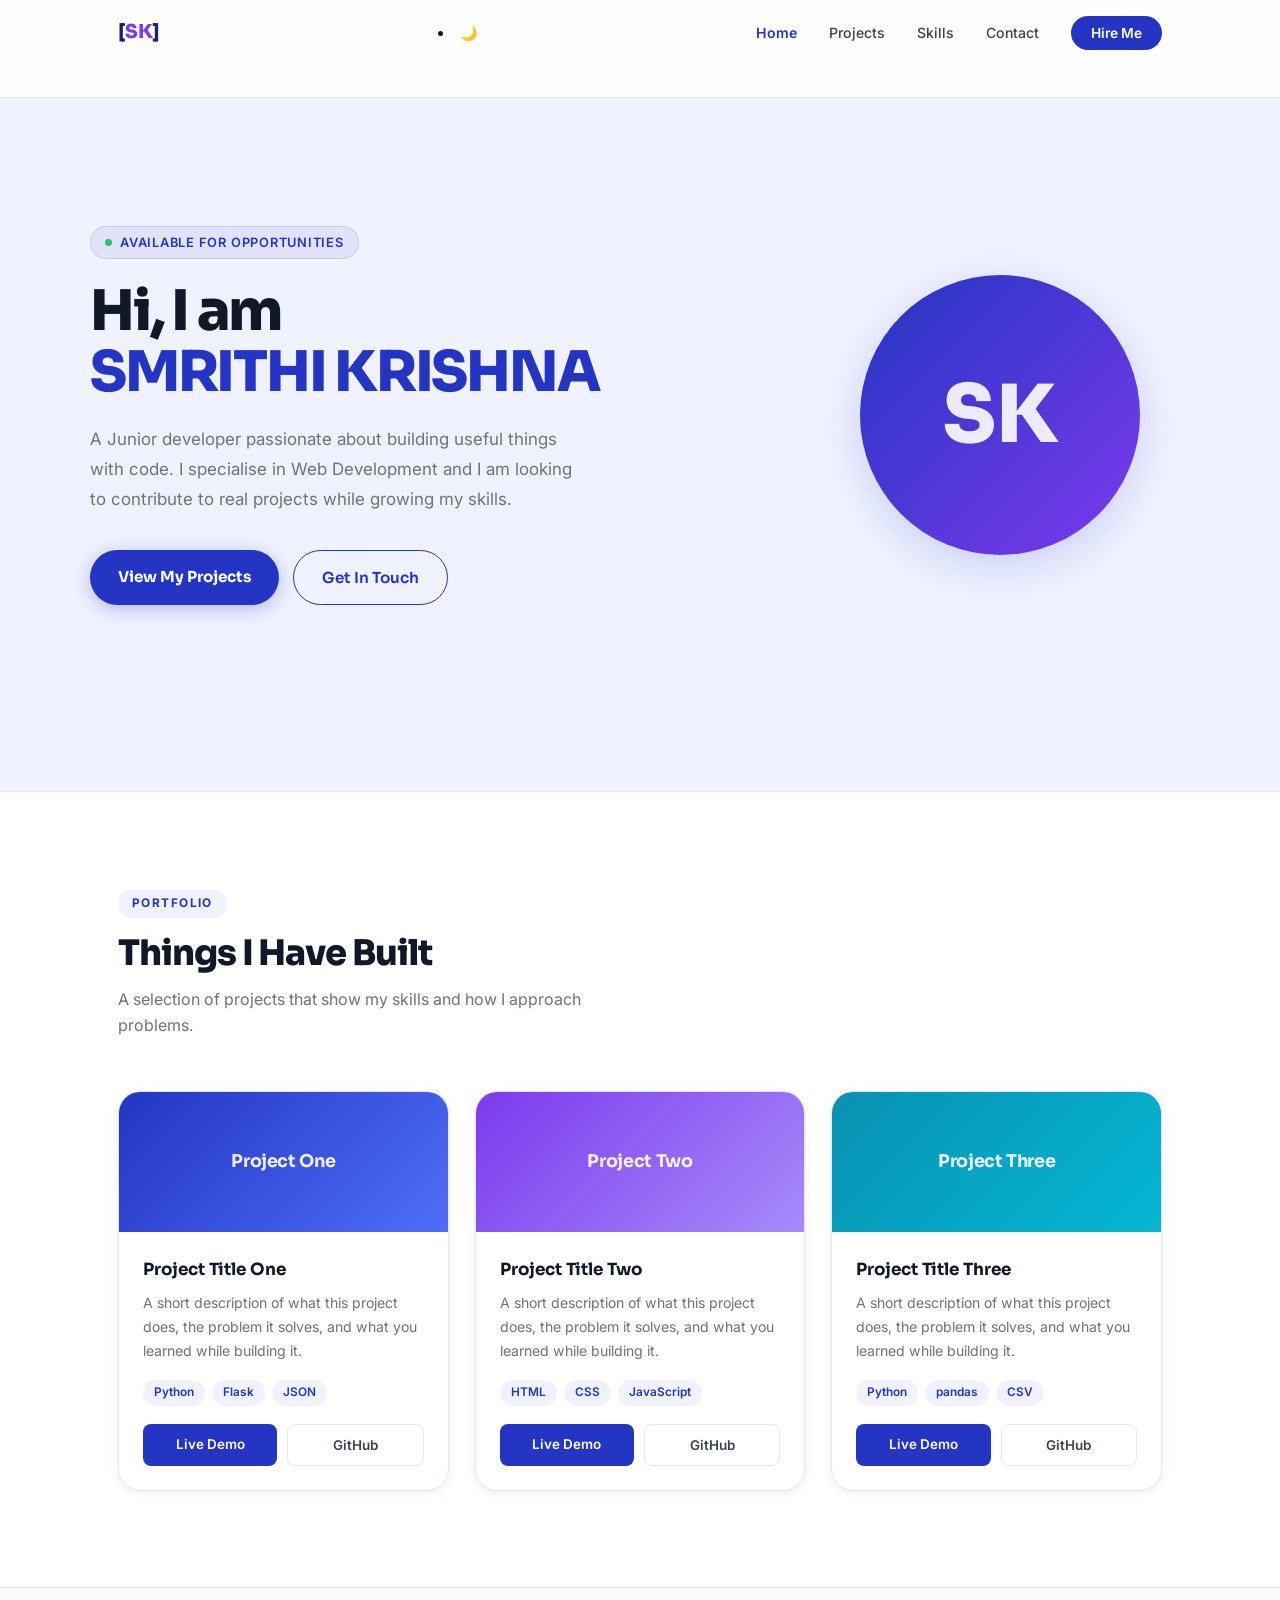
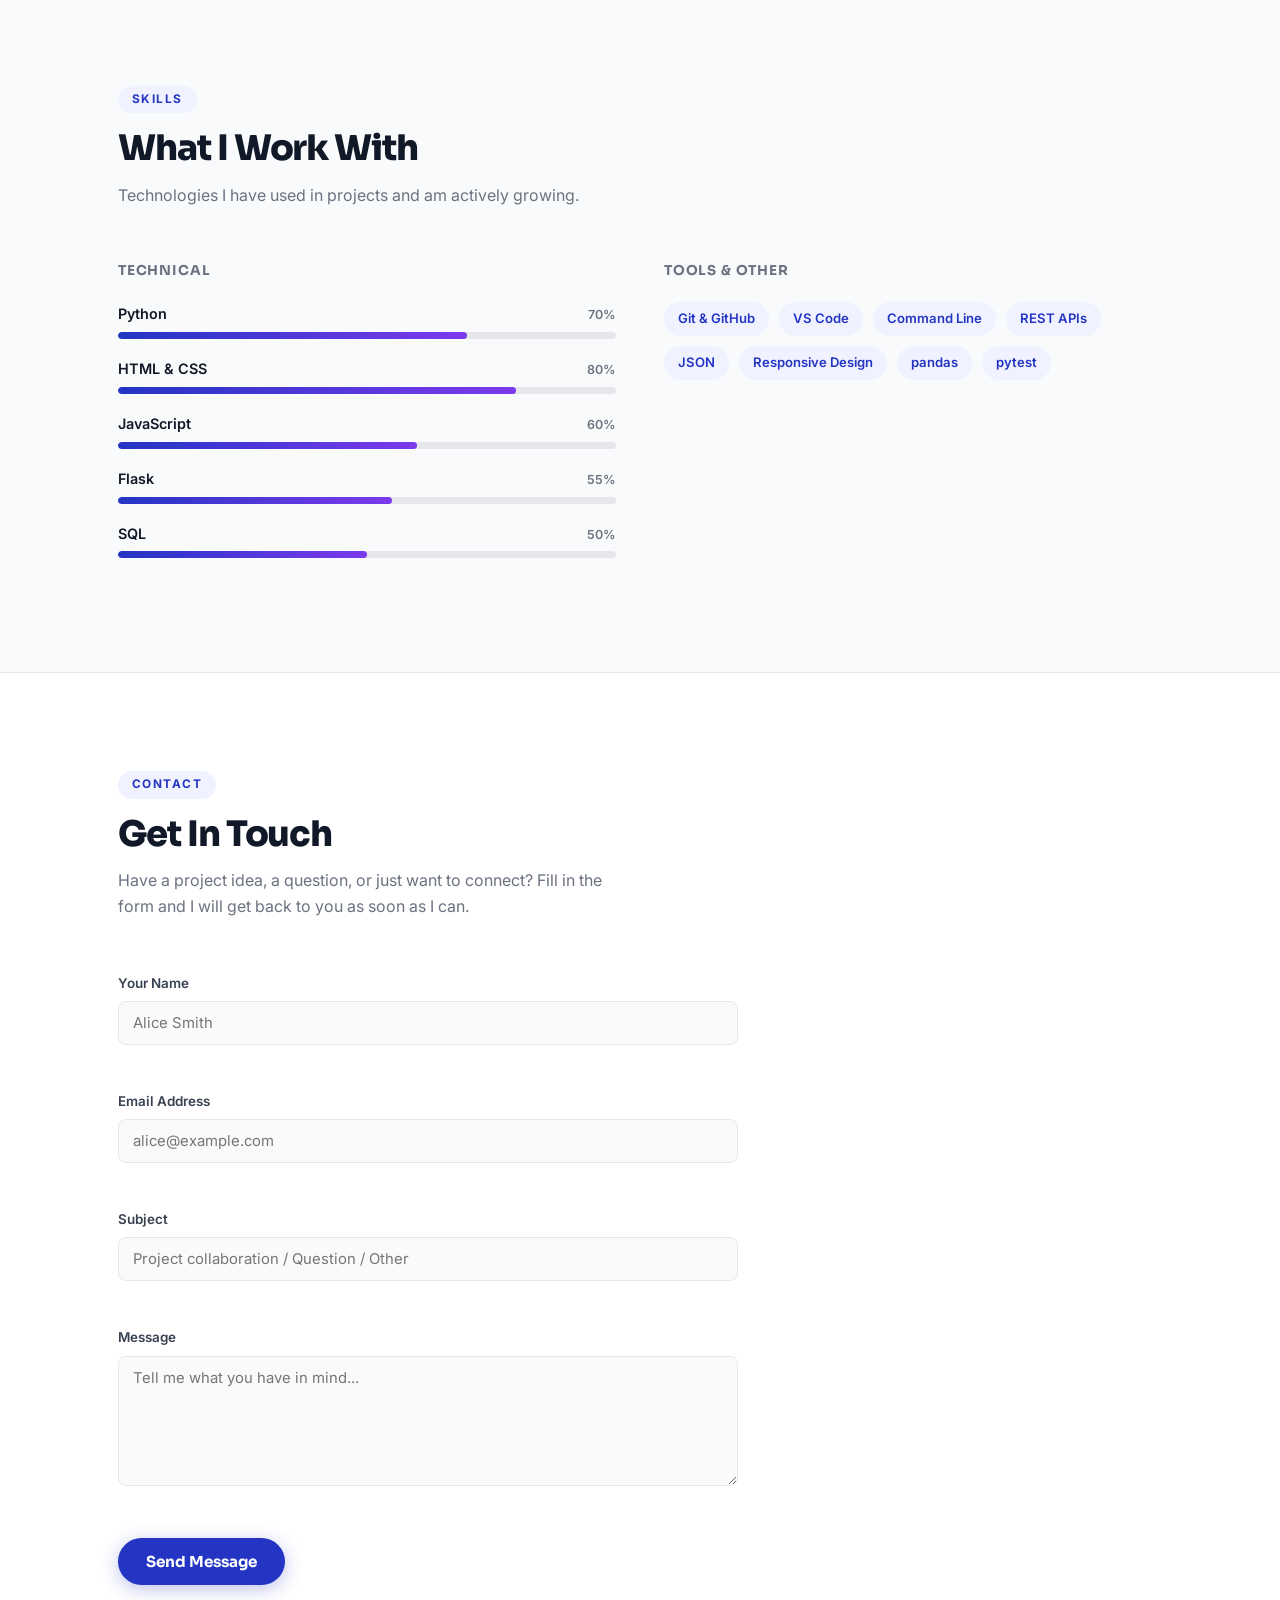
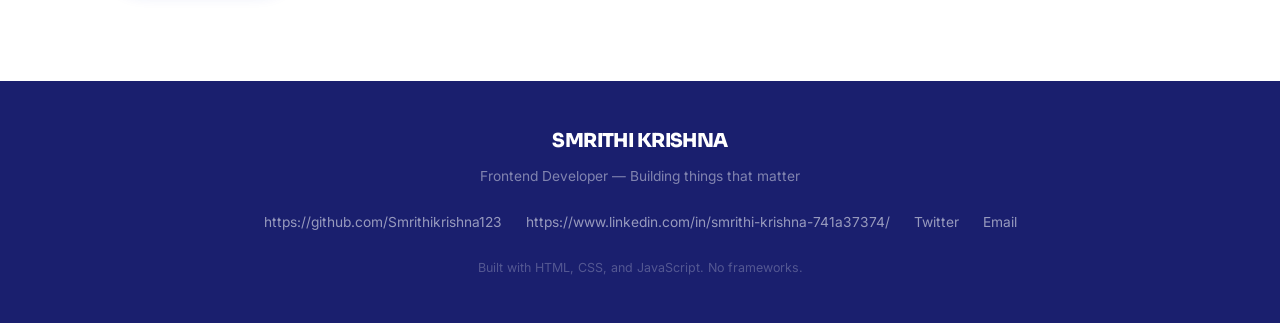
<file: starter_code/index.html>
<!DOCTYPE html>
<html lang="en">
<head>
  <meta charset="UTF-8" />
  <meta name="viewport" content="width=device-width, initial-scale=1.0" />
  <meta name="description" content="Portfolio of [Your Name] — [Your Title]" />
  <title>SMRITHI KRISHNA — Portfolio</title>

  <!-- Google Fonts -->
  <link
    href="https://fonts.googleapis.com/css2?family=Sora:wght@400;600;700;800&family=Inter:wght@400;500;600&display=swap"
    rel="stylesheet"
  />

  <style>
    /* ==============================================================
       CSS CUSTOM PROPERTIES
       Change these to reskin the entire site instantly.
      ============================================================== */


  /* =========================
   DARK MODE VARIABLES
   ========================= */

body.dark {
  --color-text: #f9fafb;
  --color-text-mid: #d1d5db;
  --color-text-light: #9ca3af;

  --color-bg: #0f172a;
  --color-bg-soft: #111827;
  --color-bg-hero: #0b1220;

  --color-border: #1f2937;

  --color-primary: #60a5fa;
  --color-primary-dk: #3b82f6;
}

    :root {
      --color-primary:    #2335c2;
      --color-primary-dk: #1a1f6e;
      --color-accent:     #7c3aed;
      --color-accent-lt:  #a78bfa;
      --color-yellow:     #fbbf24;
      --color-text:       #111827;
      --color-text-mid:   #374151;
      --color-text-light: #6b7280;
      --color-border:     #e5e7eb;
      --color-bg:         #ffffff;
      --color-bg-soft:    #f9fafb;
      --color-bg-hero:    #f0f2ff;

      --font-display: "Sora", sans-serif;
      --font-body:    "Inter", sans-serif;

      --radius-sm: 8px;
      --radius-md: 14px;
      --radius-lg: 22px;
      --radius-full: 9999px;

      --shadow-sm: 0 2px 8px rgba(35, 53, 194, 0.08);
      --shadow-md: 0 6px 24px rgba(35, 53, 194, 0.13);
      --shadow-lg: 0 12px 40px rgba(35, 53, 194, 0.18);

      --transition: 0.2s ease;
    }

    /* ==============================================================
       RESET
       ============================================================== */
    *, *::before, *::after { box-sizing: border-box; margin: 0; padding: 0; }
    html                   { scroll-behavior: smooth; }
    body {
      font-family: var(--font-body);
      color: var(--color-text);
      background: var(--color-bg);
      line-height: 1.65;
      -webkit-font-smoothing: antialiased;
    }
    img  { display: block; max-width: 100%; }
    a    { color: var(--color-primary); text-decoration: none; }
    a:hover { text-decoration: underline; }
    ul   { list-style: none; }

    /* ==============================================================
       SHARED UTILITIES
       ============================================================== */
    .container {
      max-width: 1100px;
      margin: 0 auto;
      padding: 0 28px;
    }

    .section-label {
      display: inline-block;
      font-size: 0.74rem;
      font-weight: 700;
      letter-spacing: 0.12em;
      text-transform: uppercase;
      color: var(--color-primary);
      background: var(--color-bg-hero);
      border-radius: var(--radius-full);
      padding: 4px 14px;
      margin-bottom: 14px;
    }

    .section-title {
      font-family: var(--font-display);
      font-size: clamp(1.6rem, 3vw, 2.2rem);
      font-weight: 800;
      color: var(--color-text);
      letter-spacing: -0.03em;
      line-height: 1.2;
      margin-bottom: 12px;
    }

    .section-sub {
      font-size: 1rem;
      color: var(--color-text-light);
      max-width: 520px;
      margin-bottom: 52px;
    }

    /* Scroll-reveal: elements start invisible and slide up into view */
    .reveal {
      opacity: 0;
      transform: translateY(28px);
      transition: opacity 0.55s ease, transform 0.55s ease;
    }
    .reveal.visible {
      opacity: 1;
      transform: translateY(0);
    }

    /* ==============================================================
       NAVIGATION
       ============================================================== */
    .navbar {
      position: fixed;
      top: 0; left: 0; right: 0;
      z-index: 100;
      background: rgba(255, 255, 255, 0.92);
      backdrop-filter: blur(12px);
      -webkit-backdrop-filter: blur(12px);
      border-bottom: 1px solid var(--color-border);
    }

    .nav-inner {
      max-width: 1100px;
      margin: 0 auto;
      padding: 0 28px;
      height: 64px;
      display: flex;
      align-items: center;
      justify-content: space-between;
    }

    .nav-logo {
      font-family: var(--font-display);
      font-size: 1.2rem;
      font-weight: 800;
      color: var(--color-primary-dk);
      letter-spacing: -0.03em;
    }
   
    .nav-logo span { color: var(--color-accent); }

    .nav-links {
      display: flex;
      align-items: center;
      gap: 32px;
    }

    .nav-link {
      font-size: 0.88rem;
      font-weight: 500;
      color: var(--color-text-mid);
      transition: color var(--transition);
    }
    .nav-link:hover { color: var(--color-primary); text-decoration: none; }
    .nav-link.active { color: var(--color-primary); font-weight: 600; }

    .nav-cta {
      padding: 9px 20px;
      background: var(--color-primary);
      color: #fff;
      border-radius: var(--radius-full);
      font-size: 0.86rem;
      font-weight: 600;
      transition: opacity var(--transition);
    }
    .nav-cta:hover { opacity: 0.88; text-decoration: none; }

    /* Hamburger icon */
    .nav-hamburger {
      display: none;
      flex-direction: column;
      gap: 5px;
      background: none;
      border: none;
      cursor: pointer;
      padding: 4px;
    }
    .nav-hamburger span {
      display: block;
      width: 22px; height: 2px;
      background: var(--color-text);
      border-radius: 2px;
      transition: transform var(--transition), opacity var(--transition);
    }
    /* Hamburger open state — handled by JS */
    .nav-hamburger.open span:nth-child(1) { transform: translateY(7px) rotate(45deg); }
    .nav-hamburger.open span:nth-child(2) { opacity: 0; }
    .nav-hamburger.open span:nth-child(3) { transform: translateY(-7px) rotate(-45deg); }

    /* Mobile nav drawer */
    .nav-mobile {
  display: flex;
  flex-direction: column;
  padding: 12px 28px 20px;
  border-top: 1px solid var(--color-border);
  background: var(--color-bg);

  /* NEW: hidden state */
  max-height: 0;
  overflow: hidden;
  opacity: 0;
  transform: translateY(-10px);
  transition: all 0.3s ease;
}

.nav-mobile.open {
  max-height: 300px;
  opacity: 1;
  transform: translateY(0);
}

    /* ==============================================================
       HERO SECTION
       ============================================================== */
    .hero {
      padding: 130px 28px 90px;
      background: var(--color-bg-hero);
      border-bottom: 1px solid var(--color-border);
      min-height: 88vh;
      display: flex;
      align-items: center;
    }

    .hero-inner {
      max-width: 1100px;
      margin: 0 auto;
      display: grid;
      grid-template-columns: 1fr 380px;
      gap: 64px;
      align-items: center;
      width: 100%;
    }

    .hero-tag {
      display: inline-flex;
      align-items: center;
      gap: 8px;
      font-size: 0.8rem;
      font-weight: 600;
      letter-spacing: 0.06em;
      text-transform: uppercase;
      color: var(--color-primary);
      background: rgba(35, 53, 194, 0.07);
      border: 1px solid rgba(35, 53, 194, 0.15);
      border-radius: var(--radius-full);
      padding: 5px 14px;
      margin-bottom: 22px;
    }
    .hero-tag-dot {
      width: 7px; height: 7px;
      border-radius: 50%;
      background: #22c55e;
    }

    .hero-heading {
      font-family: var(--font-display);
      font-size: clamp(2.2rem, 5vw, 3.5rem);
      font-weight: 800;
      color: var(--color-text);
      letter-spacing: -0.04em;
      line-height: 1.1;
      margin-bottom: 20px;
    }
    .hero-heading .accent { color: var(--color-primary); }

    .hero-sub {
      font-size: 1.06rem;
      color: var(--color-text-light);
      line-height: 1.78;
      max-width: 500px;
      margin-bottom: 36px;
    }

    .hero-actions {
      display: flex;
      gap: 14px;
      flex-wrap: wrap;
    }

    .btn-primary {
      padding: 14px 28px;
      background: var(--color-primary);
      color: #fff;
      border: none;
      border-radius: var(--radius-full);
      font-family: var(--font-display);
      font-size: 0.95rem;
      font-weight: 700;
      cursor: pointer;
      box-shadow: 0 4px 18px rgba(35, 53, 194, 0.3);
      transition: opacity var(--transition), transform var(--transition);
      text-decoration: none;
      display: inline-block;
    }
    .btn-primary:hover {
      opacity: 0.9; transform: translateY(-2px); text-decoration: none;
    }

    .btn-ghost {
      padding: 14px 28px;
      background: transparent;
      color: var(--color-primary);
      border: 1.5px solid var(--color-primary);
      border-radius: var(--radius-full);
      font-family: var(--font-display);
      font-size: 0.95rem;
      font-weight: 600;
      cursor: pointer;
      transition: background var(--transition);
      text-decoration: none;
      display: inline-block;
    }
    .btn-ghost:hover { background: var(--color-bg-hero); text-decoration: none; }

    /* Avatar placeholder on the right side of the hero */
    .hero-avatar-wrap {
      display: flex;
      justify-content: center;
    }
    .hero-avatar {
      width: 280px; height: 280px;
      border-radius: 50%;
      background: linear-gradient(135deg, var(--color-primary) 0%, var(--color-accent) 100%);
      display: flex;
      align-items: center;
      justify-content: center;
      font-family: var(--font-display);
      font-size: 5rem;
      font-weight: 800;
      color: rgba(255,255,255,0.9);
      box-shadow: var(--shadow-lg);
      flex-shrink: 0;
     
    }

    /* ==============================================================
       PROJECTS SECTION
       ============================================================== */
    .projects-section {
      padding: 96px 0;
      background: var(--color-bg);
    }

    .projects-grid {
      display: grid;
      grid-template-columns: repeat(auto-fill, minmax(300px, 1fr));
      gap: 26px;
    }

    .project-card {
      border: 1.5px solid var(--color-border);
      border-radius: var(--radius-lg);
      overflow: hidden;
      background: var(--color-bg);
      box-shadow: var(--shadow-sm);
      display: flex;
      flex-direction: column;
      transition: box-shadow var(--transition), transform var(--transition),
                  border-color var(--transition);
    }
    .project-card:hover {
      box-shadow: var(--shadow-md);
      transform: translateY(-5px);
      border-color: rgba(35, 53, 194, 0.25);
    }

    /* Coloured banner at the top of each card */
    .project-banner {
      height: 140px;
      display: flex;
      align-items: center;
      justify-content: center;
      font-family: var(--font-display);
      font-size: 1.1rem;
      font-weight: 700;
      color: rgba(255,255,255,0.9);
      letter-spacing: -0.02em;
    }
    
    .banner-blue   { background: linear-gradient(135deg, #2335c2, #4f6ef7); }
    .banner-purple { background: linear-gradient(135deg, #7c3aed, #a78bfa); }
    .banner-teal   { background: linear-gradient(135deg, #0891b2, #06b6d4); }

    .project-body { padding: 24px; flex: 1; display: flex; flex-direction: column; }

    .project-title {
      font-family: var(--font-display);
      font-size: 1.05rem;
      font-weight: 700;
      color: var(--color-text);
      margin-bottom: 8px;
    }

    .project-desc {
      font-size: 0.88rem;
      color: var(--color-text-light);
      line-height: 1.68;
      flex: 1;
      margin-bottom: 18px;
    }

    .project-tags {
      display: flex;
      flex-wrap: wrap;
      gap: 7px;
      margin-bottom: 18px;
    }
    .tag {
      font-size: 0.74rem;
      font-weight: 600;
      padding: 3px 11px;
      border-radius: var(--radius-full);
      background: var(--color-bg-hero);
      color: var(--color-primary);
    }

    .project-links { display: flex; gap: 10px; }
    .project-link {
      flex: 1;
      padding: 9px 14px;
      font-size: 0.84rem;
      font-weight: 600;
      text-align: center;
      border-radius: var(--radius-sm);
      transition: background var(--transition), color var(--transition);
    }
    .project-link--primary {
      background: var(--color-primary);
      color: #fff;
    }
    .project-link--primary:hover { opacity: 0.88; text-decoration: none; color: #fff; }
    .project-link--ghost {
      border: 1.5px solid var(--color-border);
      color: var(--color-text-mid);
    }
    .project-link--ghost:hover { border-color: var(--color-primary); color: var(--color-primary); text-decoration: none; }

    /* ==============================================================
       SKILLS SECTION
       ============================================================== */
    .skills-section {
      padding: 96px 0;
      background: var(--color-bg-soft);
      border-top: 1px solid var(--color-border);
      border-bottom: 1px solid var(--color-border);
    }

    .skills-grid {
      display: grid;
      grid-template-columns: 1fr 1fr;
      gap: 48px;
    }

    .skills-group-title {
      font-family: var(--font-display);
      font-size: 0.85rem;
      font-weight: 700;
      letter-spacing: 0.06em;
      text-transform: uppercase;
      color: var(--color-text-light);
      margin-bottom: 20px;
    }

    .skill-item { margin-bottom: 18px; }

    .skill-header {
      display: flex;
      justify-content: space-between;
      align-items: baseline;
      margin-bottom: 6px;
    }
    .skill-name {
      font-size: 0.9rem;
      font-weight: 600;
      color: var(--color-text);
    }
    .skill-pct {
      font-size: 0.78rem;
      font-weight: 600;
      color: var(--color-text-light);
    }

    .skill-track {
      height: 7px;
      background: var(--color-border);
      border-radius: var(--radius-full);
      overflow: hidden;
    }
    /* Width starts at 0 and is animated to data-pct by JS */
    .skill-bar {
      height: 100%;
      width: 0%;
      background: linear-gradient(90deg, var(--color-primary), var(--color-accent));
      border-radius: var(--radius-full);
      transition: width 1s ease;
    }

    /* ==============================================================
       CONTACT SECTION
       ============================================================== */
    .contact-section {
      padding: 96px 0;
      background: var(--color-bg);
    }

    .contact-inner {
      max-width: 620px;
    }

    .form-group {
      margin-bottom: 22px;
    }

    label {
      display: block;
      font-size: 0.84rem;
      font-weight: 600;
      color: var(--color-text-mid);
      margin-bottom: 7px;
    }

    .form-control {
      width: 100%;
      padding: 12px 14px;
      border: 1.5px solid var(--color-border);
      border-radius: var(--radius-sm);
      font-family: var(--font-body);
      font-size: 0.93rem;
      color: var(--color-text);
      background: var(--color-bg-soft);
      transition: border-color var(--transition), box-shadow var(--transition);
    }
    .form-control:focus {
      outline: none;
      border-color: var(--color-primary);
      box-shadow: 0 0 0 3px rgba(35, 53, 194, 0.1);
      background: #fff;
    }
    .form-control.error-field { border-color: #dc2626; }

    textarea.form-control {
      resize: vertical;
      min-height: 130px;
    }

    .form-error {
      font-size: 0.8rem;
      color: #dc2626;
      margin-top: 5px;
      min-height: 18px;
      font-weight: 500;
    }

    .form-success {
      padding: 14px 18px;
      background: #dcfce7;
      border: 1px solid #86efac;
      border-radius: var(--radius-sm);
      font-size: 0.88rem;
      color: #166534;
      font-weight: 500;
      display: none;
      margin-bottom: 16px;
    }

    /* ==============================================================
       FOOTER
       ============================================================== */
    .footer {
      background: var(--color-primary-dk);
      padding: 44px 28px;
      text-align: center;
    }
    .footer-name {
      font-family: var(--font-display);
      font-size: 1.2rem;
      font-weight: 800;
      color: #fff;
      letter-spacing: -0.03em;
      margin-bottom: 8px;
    }
    .footer-tagline {
      font-size: 0.86rem;
      color: rgba(255,255,255,0.45);
      margin-bottom: 24px;
    }
    .footer-links {
      display: flex;
      justify-content: center;
      gap: 24px;
      flex-wrap: wrap;
    }
    .footer-links a {
      font-size: 0.86rem;
      color: rgba(255,255,255,0.55);
      transition: color var(--transition);
    }
    .footer-links a:hover { color: #fff; text-decoration: none; }
    .footer-copy {
      font-size: 0.78rem;
      color: rgba(255,255,255,0.25);
      margin-top: 24px;
    }

    /* ==============================================================
       RESPONSIVE
       ============================================================== */
    @media (max-width: 900px) {
      .hero-inner    { grid-template-columns: 1fr; }
      .hero-avatar-wrap { order: -1; }
      .hero-avatar   { width: 180px; height: 180px; font-size: 3rem; }
      .skills-grid   { grid-template-columns: 1fr; gap: 32px; }
    }

    @media (max-width: 640px) {
      .nav-links     { display: none; }
      .nav-hamburger { display: flex; }
      .hero          { padding: 110px 20px 72px; }
      .hero-heading  { font-size: 2rem; }
      .container     { padding: 0 20px; }
      .projects-grid { grid-template-columns: 1fr; }
    }
  </style>
</head>
<body>

  <!-- ============================================================
       NAVIGATION
       ============================================================ -->
  <nav class="navbar" id="navbar">
    <div class="nav-inner">
      <!-- TODO Step 2: Replace [YN] with your initials and [Your Name] below -->
      <a href="#home" class="nav-logo">[<span>SK</span>]</a>
<li>
  <button id="theme-toggle" class="nav-link" style="background:none;border:none;cursor:pointer;">
  🌙
</button>
</li>

      <ul class="nav-links">
        <li><a href="#home"     class="nav-link active">Home</a></li>
        <li><a href="#projects" class="nav-link">Projects</a></li>
        <li><a href="#skills"   class="nav-link">Skills</a></li>
        <li><a href="#contact"  class="nav-link">Contact</a></li>
        <li><a href="#contact"  class="nav-cta">Hire Me</a></li>
      </ul>

      <button
        class="nav-hamburger"
        id="hamburger"
        aria-label="Toggle navigation"
        aria-expanded="false"
      >
        <span></span><span></span><span></span>
      </button>
    </div>

    <!-- Mobile navigation drawer -->
    <div class="nav-mobile" id="nav-mobile">
      <a href="#home"     onclick="closeMenu()">Home</a>
      <a href="#projects" onclick="closeMenu()">Projects</a>
      <a href="#skills"   onclick="closeMenu()">Skills</a>
      <a href="#contact"  onclick="closeMenu()">Contact</a>
    </div>
  </nav>


  <!-- ============================================================
       HERO SECTION
       ============================================================ -->
  <section class="hero" id="home">
    <div class="hero-inner">
      <div class="hero-copy">
        <!-- TODO Step 2: Update the tag text to reflect your current status -->
        <div class="hero-tag">
          <span class="hero-tag-dot"></span>
          Available for opportunities
        </div>

        <!-- TODO Step 2: Replace with your real name and title -->
        <h1 class="hero-heading">
          Hi, I am<br>
          <span class="accent">SMRITHI KRISHNA</span>
        </h1>

        <!-- TODO Step 2: Write 2-3 sentences about yourself -->
        <p class="hero-sub">
          A Junior  developer passionate about
          building useful things with code. I specialise in Web
          Development and I am looking to contribute to real
          projects while growing my skills.
        </p>

        <div class="hero-actions">
          <a href="#projects" class="btn-primary">View My Projects</a>
          <a href="#contact"  class="btn-ghost">Get In Touch</a>
        </div>
      </div>

      <!-- TODO Step 2: Replace the initials with your photo -->
      <div class="hero-avatar-wrap">
        <div class="hero-avatar" aria-label="Profile photo placeholder">
          <!-- Replace this entire div with:
               <img src="your-photo.jpg" alt="[Your Name]" class="hero-avatar" />
          -->
          SK
        </div>
      </div>
    </div>
  </section>


  <!-- ============================================================
       PROJECTS SECTION
       ============================================================ -->
  <section class="projects-section" id="projects">
    <div class="container">
      <div class="reveal">
        <div class="section-label">Portfolio</div>
        <h2 class="section-title">Things I Have Built</h2>
        <p class="section-sub">
          A selection of projects that show my skills and how I approach problems.
          <!-- TODO Step 4: Update this text -->
        </p>
      </div>

      <div class="projects-grid">

        <!-- ---- Project Card 1 ---- -->
        
        <article class="project-card reveal">
          <div class="project-banner banner-blue">
           
            Project One
          </div>
          <div class="project-body">
            <h3 class="project-title">Project Title One</h3>
            <p class="project-desc">
              A short description of what this project does, the problem it
              solves, and what you learned while building it.
            </p>
            <div class="project-tags">
              <span class="tag">Python</span>
              <span class="tag">Flask</span>
              <span class="tag">JSON</span>
            </div>
            <div class="project-links">
              
              <a href="#" class="project-link project-link--primary" target="_blank" rel="noopener noreferrer">Live Demo</a>
              <a href="#" class="project-link project-link--ghost"   target="_blank" rel="noopener noreferrer">GitHub</a>
            </div>
          </div>
        </article>

        <!-- ---- Project Card 2 ---- -->
        <article class="project-card reveal">
          <div class="project-banner banner-purple">Project Two</div>
          <div class="project-body">
            <h3 class="project-title">Project Title Two</h3>
            <p class="project-desc">
              A short description of what this project does, the problem it
              solves, and what you learned while building it.
            </p>
            <div class="project-tags">
              <span class="tag">HTML</span>
              <span class="tag">CSS</span>
              <span class="tag">JavaScript</span>
            </div>
            <div class="project-links">
              <a href="#" class="project-link project-link--primary" target="_blank" rel="noopener noreferrer">Live Demo</a>
              <a href="#" class="project-link project-link--ghost"   target="_blank" rel="noopener noreferrer">GitHub</a>
            </div>
          </div>
        </article>

        <!-- ---- Project Card 3 ---- -->
        <article class="project-card reveal">
          <div class="project-banner banner-teal">Project Three</div>
          <div class="project-body">
            <h3 class="project-title">Project Title Three</h3>
            <p class="project-desc">
              A short description of what this project does, the problem it
              solves, and what you learned while building it.
            </p>
            <div class="project-tags">
              <span class="tag">Python</span>
              <span class="tag">pandas</span>
              <span class="tag">CSV</span>
            </div>
            <div class="project-links">
              <a href="#" class="project-link project-link--primary" target="_blank" rel="noopener noreferrer">Live Demo</a>
              <a href="#" class="project-link project-link--ghost"   target="_blank" rel="noopener noreferrer">GitHub</a>
            </div>
          </div>
        </article>

      </div>
    </div>
  </section>


  <!-- ============================================================
       SKILLS SECTION
       ============================================================ -->
  <section class="skills-section" id="skills">
    <div class="container">
      <div class="reveal">
        <div class="section-label">Skills</div>
        <h2 class="section-title">What I Work With</h2>
        <p class="section-sub">
          Technologies I have used in projects and am actively growing.
        </p>
      </div>

      <div class="skills-grid reveal">

        <!-- Left column: technical skills with animated bars -->
        <div>
          <p class="skills-group-title">Technical</p>

          <!--
            data-pct sets the target width for the animated bar.
            TODO Step 2: Update skill names and percentages to match your real abilities.
            Be honest — interviewers will ask about anything on your portfolio.
          -->
          <div class="skill-item">
            <div class="skill-header">
              <span class="skill-name">Python</span>
              <span class="skill-pct">70%</span>
            </div>
            <div class="skill-track">
              <div class="skill-bar" data-pct="70"></div>
            </div>
          </div>

          <div class="skill-item">
            <div class="skill-header">
              <span class="skill-name">HTML &amp; CSS</span>
              <span class="skill-pct">80%</span>
            </div>
            <div class="skill-track">
              <div class="skill-bar" data-pct="80"></div>
            </div>
          </div>

          <div class="skill-item">
            <div class="skill-header">
              <span class="skill-name">JavaScript</span>
              <span class="skill-pct">60%</span>
            </div>
            <div class="skill-track">
              <div class="skill-bar" data-pct="60"></div>
            </div>
          </div>

          <div class="skill-item">
            <div class="skill-header">
              <span class="skill-name">Flask</span>
              <span class="skill-pct">55%</span>
            </div>
            <div class="skill-track">
              <div class="skill-bar" data-pct="55"></div>
            </div>
          </div>

          <div class="skill-item">
            <div class="skill-header">
              <span class="skill-name">SQL</span>
              <span class="skill-pct">50%</span>
            </div>
            <div class="skill-track">
              <div class="skill-bar" data-pct="50"></div>
            </div>
          </div>
        </div>

        <!-- Right column: other skills as a tag cloud -->
        <div>
          <p class="skills-group-title">Tools &amp; Other</p>
          <!-- TODO Step 2: Add or remove tags to match your real toolkit -->
          <div class="project-tags" style="gap:10px;">
            <span class="tag" style="font-size:0.82rem;padding:6px 14px;">Git &amp; GitHub</span>
            <span class="tag" style="font-size:0.82rem;padding:6px 14px;">VS Code</span>
            <span class="tag" style="font-size:0.82rem;padding:6px 14px;">Command Line</span>
            <span class="tag" style="font-size:0.82rem;padding:6px 14px;">REST APIs</span>
            <span class="tag" style="font-size:0.82rem;padding:6px 14px;">JSON</span>
            <span class="tag" style="font-size:0.82rem;padding:6px 14px;">Responsive Design</span>
            <span class="tag" style="font-size:0.82rem;padding:6px 14px;">pandas</span>
            <span class="tag" style="font-size:0.82rem;padding:6px 14px;">pytest</span>
          </div>
        </div>

      </div>
    </div>
  </section>


  <!-- ============================================================
       CONTACT SECTION
       ============================================================ -->
  <section class="contact-section" id="contact">
    <div class="container">
      <div class="contact-inner">
        <div class="reveal">
          <div class="section-label">Contact</div>
          <h2 class="section-title">Get In Touch</h2>
          <p class="section-sub">
            Have a project idea, a question, or just want to connect?
            Fill in the form and I will get back to you as soon as I can.
          </p>
        </div>

        <!-- Success message (shown after valid submission) -->
        <div class="form-success" id="form-success">
          Your message has been sent. I will be in touch soon.
        </div>

        <form id="contact-form" class="reveal" novalidate>

          <div class="form-group">
            <label for="name">Your Name</label>
            <input
              type="text"
              id="name"
              name="name"
              class="form-control"
              placeholder="Alice Smith"
              autocomplete="name"
            />
            <div class="form-error" id="name-error"></div>
          </div>

          <div class="form-group">
            <label for="email">Email Address</label>
            <input
              type="email"
              id="email"
              name="email"
              class="form-control"
              placeholder="alice@example.com"
              autocomplete="email"
            />
            <div class="form-error" id="email-error"></div>
          </div>

          <div class="form-group">
            <label for="subject">Subject</label>
            <input
              type="text"
              id="subject"
              name="subject"
              class="form-control"
              placeholder="Project collaboration / Question / Other"
            />
            <div class="form-error" id="subject-error"></div>
          </div>

          <div class="form-group">
            <label for="message">Message</label>
            <textarea
              id="message"
              name="message"
              class="form-control"
              placeholder="Tell me what you have in mind..."
            ></textarea>
            <div class="form-error" id="message-error"></div>
          </div>

          <button type="submit" class="btn-primary" id="submit-btn">
            Send Message
          </button>

        </form>
      </div>
    </div>
  </section>


  <!-- ============================================================
       FOOTER
       ============================================================ -->
  <footer class="footer">
    
    <div class="footer-name">SMRITHI KRISHNA</div>
    <p class="footer-tagline">Frontend Developer — Building things that matter</p>

    <div class="footer-links">

      <a href="#" target="_blank" rel="noopener noreferrer">https://github.com/Smrithikrishna123</a>
      <a href="#" target="_blank" rel="noopener noreferrer">https://www.linkedin.com/in/smrithi-krishna-741a37374/</a>
      <a href="#" target="_blank" rel="noopener noreferrer">Twitter</a>
      <a href="mailto:you@example.com">Email</a>
    </div>

    <p class="footer-copy">
      Built with HTML, CSS, and JavaScript. No frameworks.
    </p>
  </footer>


  <!-- ============================================================
       JAVASCRIPT
       ============================================================ -->
  <script>

   
// =========================
// DARK MODE TOGGLE
// =========================

function initTheme() {
  const toggleBtn = document.getElementById("theme-toggle");
  const body = document.body;

  // Load saved theme
  const savedTheme = localStorage.getItem("theme");

  if (savedTheme === "dark") {
    body.classList.add("dark");
    toggleBtn.textContent = "☀️";
  }

  toggleBtn.addEventListener("click", () => {
    body.classList.toggle("dark");

    if (body.classList.contains("dark")) {
      toggleBtn.textContent = "☀️";
      localStorage.setItem("theme", "dark");
    } else {
      toggleBtn.textContent = "🌙";
      localStorage.setItem("theme", "light");
    }
  });
}



    function initNavigation() {
       const navLinks = document.querySelectorAll(".nav-link");
  const sections = document.querySelectorAll("section[id]");

  function updateActiveLink() {
    let currentSection = "";

    sections.forEach((section) => {
      const sectionTop =
        section.offsetTop - window.innerHeight / 2;

      if (window.scrollY >= sectionTop) {
        currentSection = section.getAttribute("id");
      }
    });

    navLinks.forEach((link) => {
      link.classList.remove("active");

      if (
        link.getAttribute("href") === `#${currentSection}`
      ) {
        link.classList.add("active");
      }
    });
  }

  window.addEventListener("scroll", updateActiveLink);

  updateActiveLink();

    }


    
    function toggleMenu() {
      // --- Write your code here ---
       const hamburger = document.getElementById("hamburger");
  const mobileNav = document.getElementById("nav-mobile");

  hamburger.classList.toggle("open");
  mobileNav.classList.toggle("open");

  const isOpen = hamburger.classList.contains("open");
  hamburger.setAttribute("aria-expanded", isOpen);
    }

    function closeMenu() {

       const hamburger = document.getElementById("hamburger");
  const mobileNav = document.getElementById("nav-mobile");

  hamburger.classList.remove("open");
  mobileNav.classList.remove("open");

  hamburger.setAttribute("aria-expanded", "false");

    }

    // Wire the hamburger button — already connected, no change needed here
    document.getElementById("hamburger").addEventListener("click", toggleMenu);


    function animateSkillBars() {
      // --- Write your code here ---
      const bars = document.querySelectorAll(".skill-bar");

  bars.forEach((bar) => {
    const pct = bar.getAttribute("data-pct");

    bar.style.width = pct + "%";
  });

    }


    function initScrollReveal() {
      // --- Write your code here ---
      const revealElements =
    document.querySelectorAll(".reveal");

  const observer = new IntersectionObserver(
    function (entries) {
      entries.forEach(function (entry) {
        if (entry.isIntersecting) {
          entry.target.classList.add("visible");

          if (entry.target.closest("#skills")) {
            animateSkillBars();
          }

          observer.unobserve(entry.target);
        }
      });
    },
    {
      threshold: 0.15,
    }
  );

  revealElements.forEach((el) => {
    observer.observe(el);
  });

    }


    function validateForm() {
    var isValid = true;
    const name = document
    .getElementById("name")
    .value.trim();

  const email = document
    .getElementById("email")
    .value.trim();

  const subject = document
    .getElementById("subject")
    .value.trim();

  const message = document
    .getElementById("message")
    .value.trim();

  function showError(field, messageText) {
    document.getElementById(
      `${field}-error`
    ).textContent = messageText;

    document
      .getElementById(field)
      .classList.add("error-field");

    isValid = false;
  }

  function clearError(field) {
    document.getElementById(
      `${field}-error`
    ).textContent = "";

    document
      .getElementById(field)
      .classList.remove("error-field");
  }

  // Name validation
  if (name.length < 2) {
    showError("name", "Name must be at least 2 characters");
  } else {
    clearError("name");
  }

  // Email validation
  if (
    !email.includes("@") ||
    !email.includes(".")
  ) {
    showError("email", "Enter a valid email address");
  } else {
    clearError("email");
  }

  // Subject validation
  if (subject.length < 3) {
    showError(
      "subject",
      "Subject must be at least 3 characters"
    );
  } else {
    clearError("subject");
  }

  // Message validation
  if (message.length < 10) {
    showError(
      "message",
      "Message must be at least 10 characters"
    );
  } else {
    clearError("message");
  }

  // Success
  if (isValid) {
    document.getElementById(
      "contact-form"
    ).style.display = "none";

    document.getElementById(
      "form-success"
    ).style.display = "block";
  }

  return isValid;
}
    


    // ==========================================================
    // Form submit handler — already wired, no changes needed
    // ==========================================================
    document.getElementById("contact-form").addEventListener("submit", function(e) {
      e.preventDefault();
      validateForm();
    });


    // ==========================================================
    // Initialise everything on page load
    // ==========================================================
    document.addEventListener("DOMContentLoaded", function() {
  initNavigation();
  initScrollReveal();
  initTheme();
});


document.querySelectorAll(".nav-mobile a").forEach((link) => {
  link.addEventListener("click", closeMenu);
});


document.addEventListener("click", (e) => {
  const mobileNav = document.getElementById("nav-mobile");
  const hamburger = document.getElementById("hamburger");

  const isClickInsideMenu = mobileNav.contains(e.target);
  const isClickHamburger = hamburger.contains(e.target);

  if (!isClickInsideMenu && !isClickHamburger) {
    closeMenu();
  }
});

  </script>
</body>
</html>
</file>
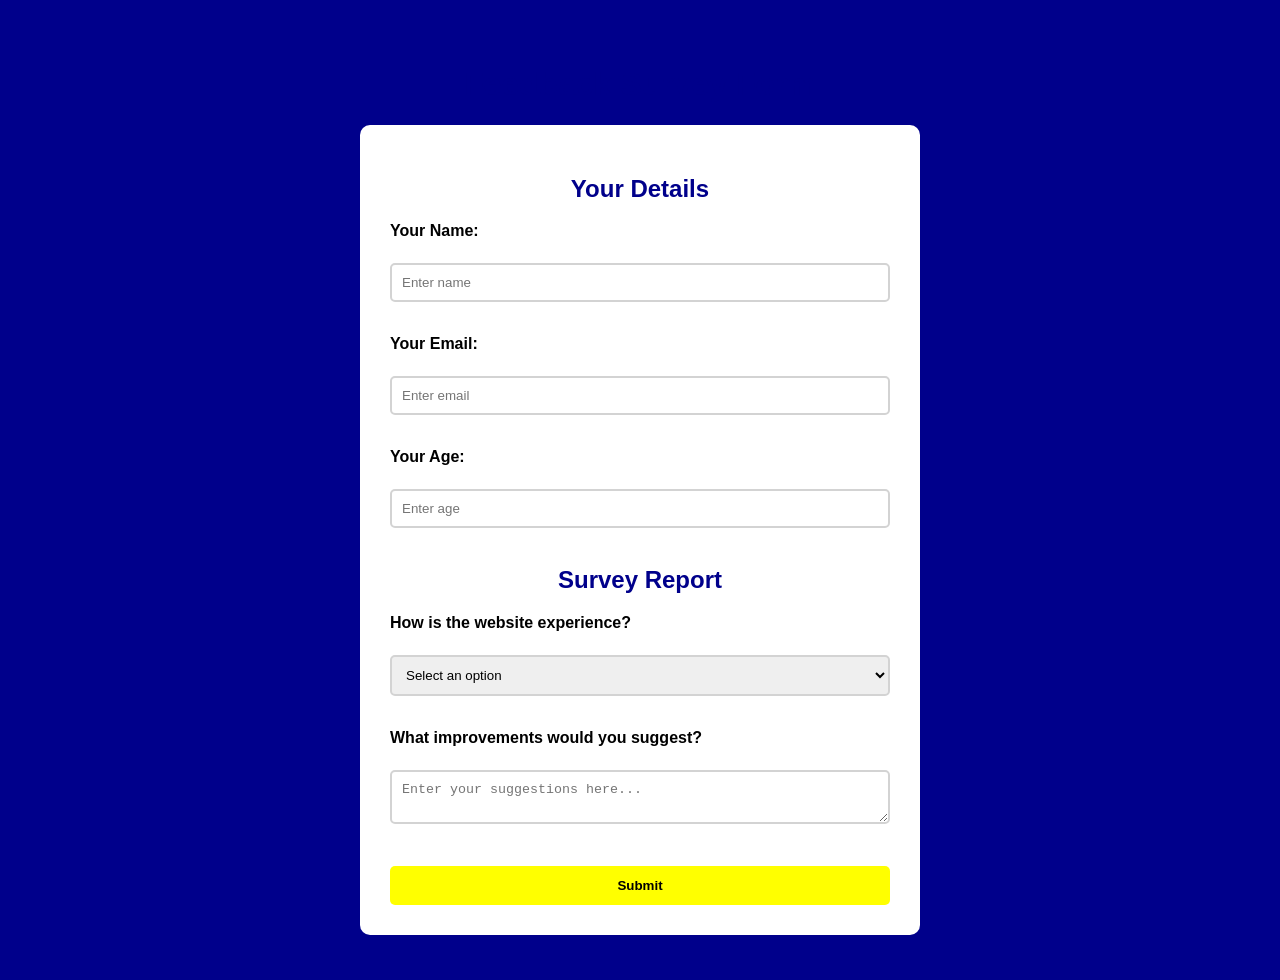
<file: starter_code/survey_form/index.html>
<!DOCTYPE html>
<html lang="en">
    <head>
        <meta charset="UTF-8">
        <meta name="viewport"
        content="width=device-width,
        initial-scale=1.0">
        <title>Survey Form</title>
        <link rel="stylesheet" href="style.css">
    </head>
    <body>
        <h1>Feedback Survey Form</h1>
        <form>
            <h2>Your Details</h2>
            <label>Your Name:</label><br>
            <input type="text" name="username"
            placeholder="Enter name" required><br><br>
            <label>Your Email:</label><br>
            <input type="text" name ="email"
            placeholder="Enter email" required><br><br>
            <label>Your Age:</label><br>
            <input type="number" name="age" 
            placeholder="Enter age" required><br><br>
            <h2>Survey Report</h2>
            <label>How is the website experience?</label><br>
            <select name="experience" required>
                <option value="">Select an option</option>
                <option value="excellent">Excellent</option>
                <option value="good">Good</option>
                <option value="average">Average</option>
                <option value="poor">Poor</option>
            </select><br><br>
            <label>What improvements would you suggest?</label><br>
            <textarea name="Improvements"
            placeholder="Enter your suggestions here..."></textarea><br><br>
            <input type="submit" value="Submit">
        </form>

    </body>
</html>
</file>
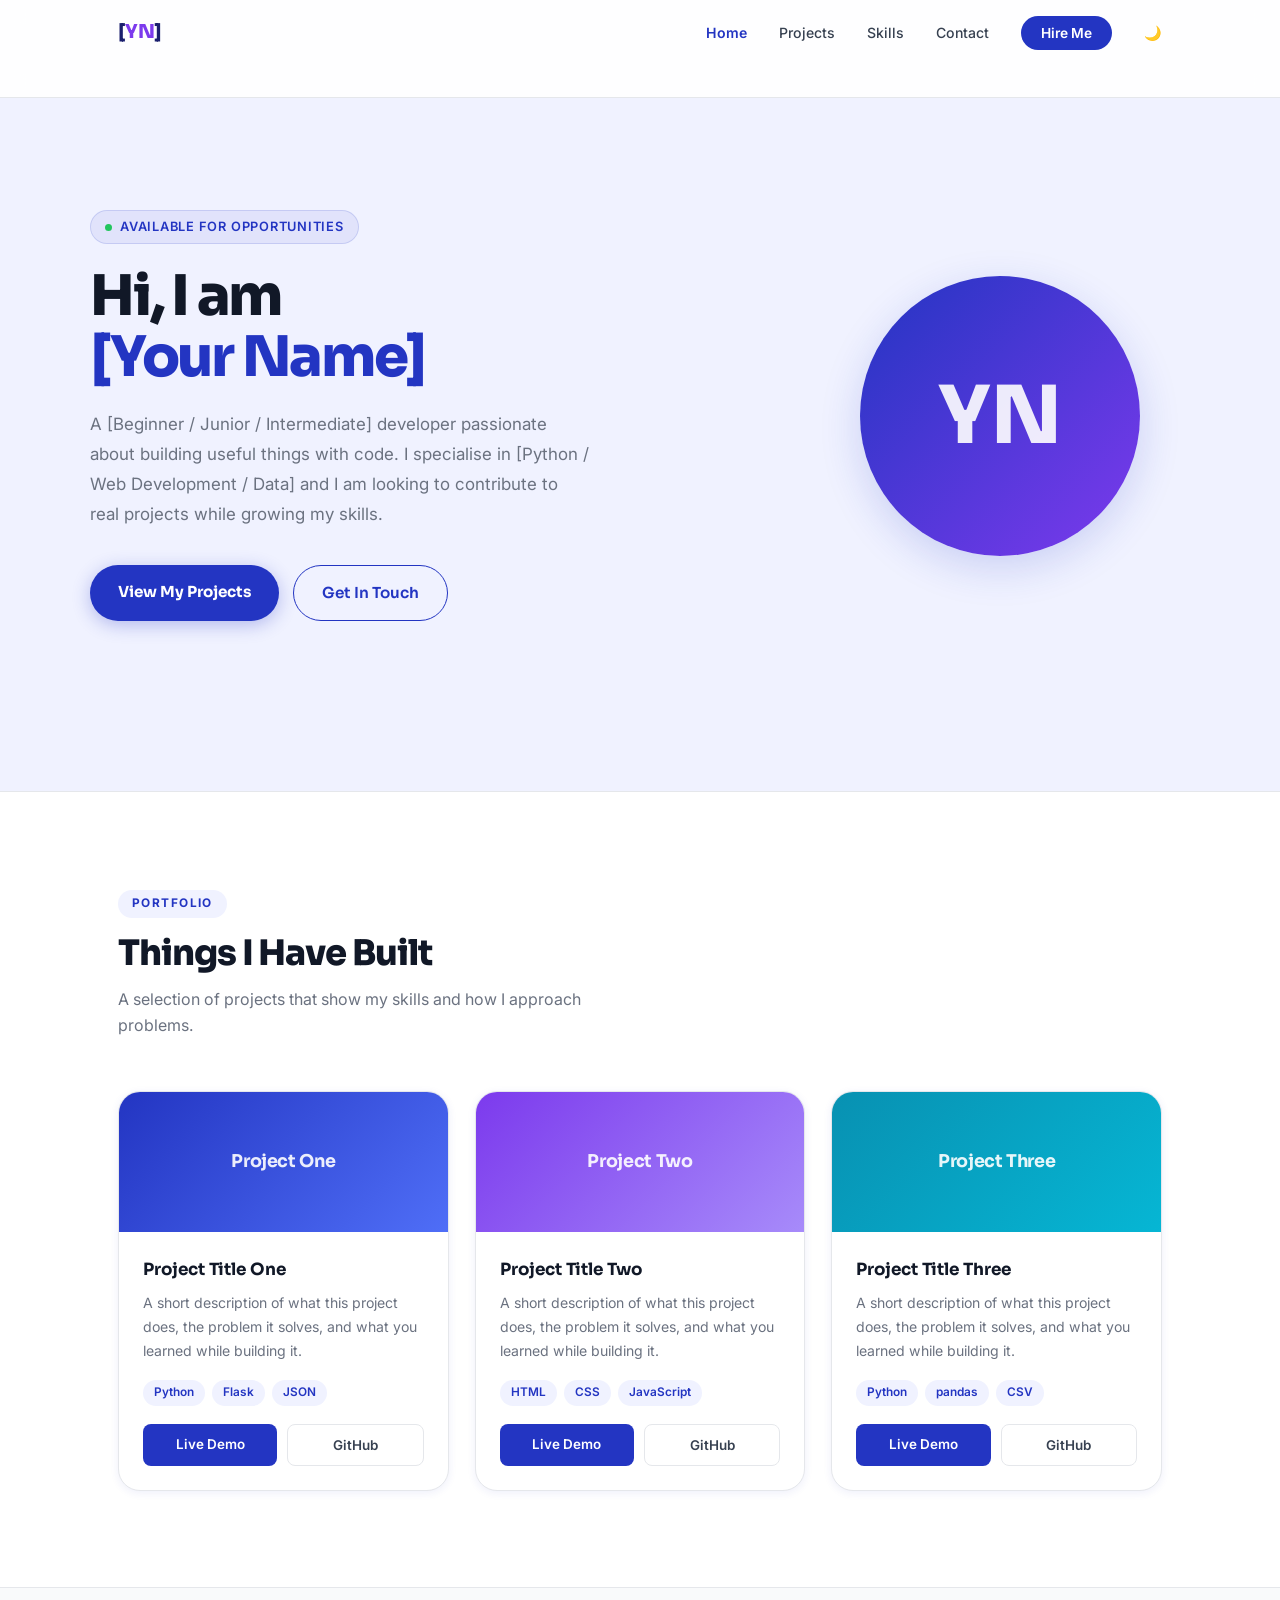
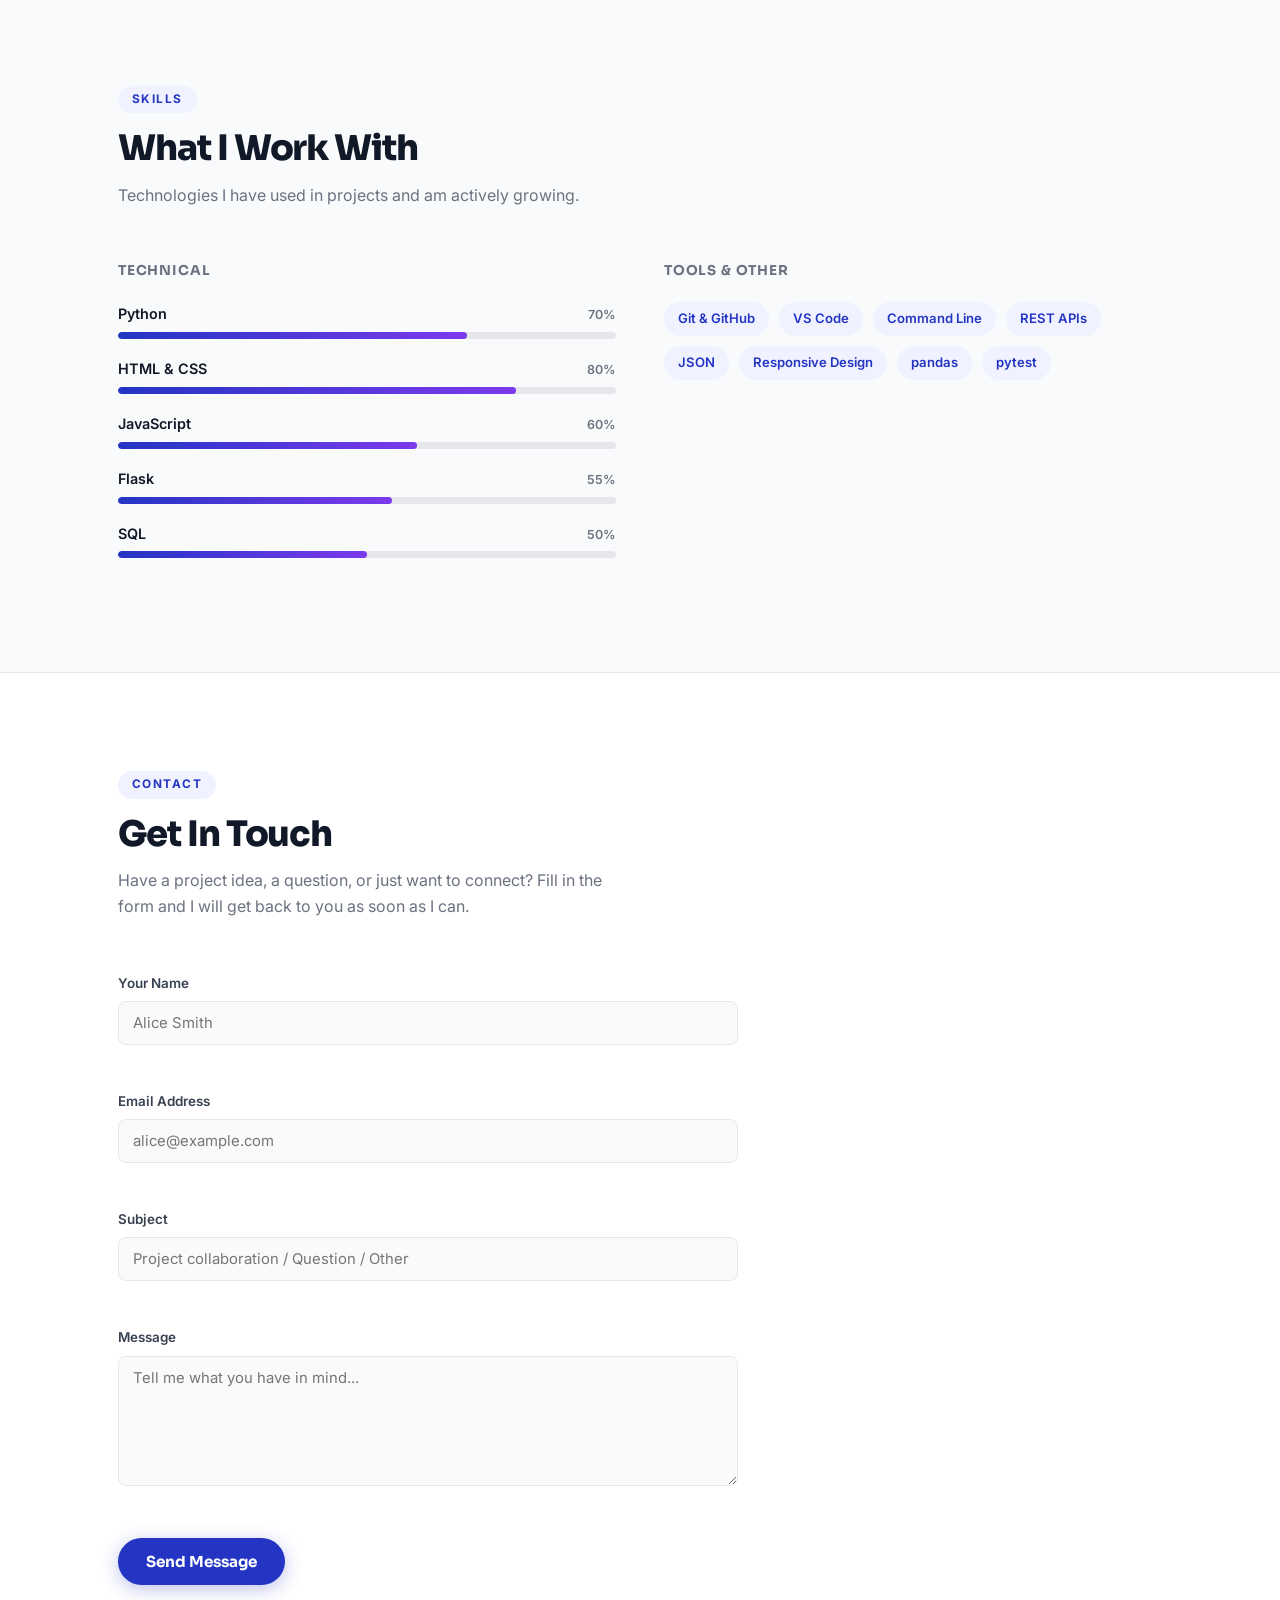
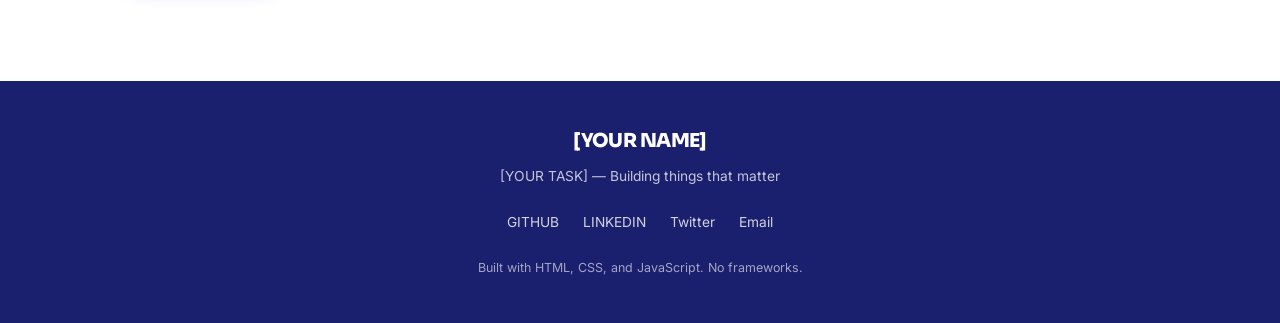
<file: starter_code/portfolio.html>
<!doctype html>
<!--
  portfolio.html
  ==============
  Project:    Personal Portfolio Website
  Difficulty: Beginner
  Skills:     HTML, CSS, JavaScript
  Time:       Low (a few hours)

  What you will build:
      A clean, professional personal portfolio website with five sections:
      navigation, hero, projects grid, skills list, and a contact form.
      The site is fully responsive and uses only HTML, CSS, and
      vanilla JavaScript — no frameworks, no build tools, no installs.

  How to run:
      Open this file directly in any web browser.
      No server or install step needed.

  Learning goals:
      - Writing semantic HTML5 structure
      - Using CSS Flexbox and CSS Grid for layout
      - Making a site responsive with media queries
      - Animating elements on scroll using IntersectionObserver
      - Validating a contact form with vanilla JavaScript
      - Organising CSS with custom properties (variables)

  Roadmap:
      Step 1:  Open the file in a browser — the structure and styles load
      Step 2:  Replace all placeholder text with your real information
      Step 3:  Complete the smooth-scroll navigation in initNavigation()
      Step 4:  Add your real projects to the projects grid (HTML section)
      Step 5:  Complete the skill bar animation in animateSkillBars()
      Step 6:  Complete the scroll reveal animation in initScrollReveal()
      Step 7:  Complete the contact form validation in validateForm()
      Step 8:  Make the mobile hamburger menu open and close in toggleMenu()
      Step 9:  Test every section on a 375px mobile screen using DevTools
      Step 10: Deploy to GitHub Pages (Settings > Pages > Deploy from main)

  Deployment (GitHub Pages):
      1. Push this file to a GitHub repository as index.html
      2. Go to repository Settings > Pages
      3. Set source to "Deploy from a branch" and select main / root
      4. Your site will be live at https://your-username.github.io/repo-name
-->

<html lang="en">
  <head>
    <meta charset="UTF-8" />
    <meta name="viewport" content="width=device-width, initial-scale=1.0" />
    <meta
      name="description"
      content="Portfolio of [Your Name] — [Your Title]"
    />
    <title>[Your Name] — Portfolio</title>

    <!-- Google Fonts -->
    <link
      href="https://fonts.googleapis.com/css2?family=Sora:wght@400;600;700;800&family=Inter:wght@400;500;600&display=swap"
      rel="stylesheet"
    />

    <style>
      /* ==============================================================
       CSS CUSTOM PROPERTIES
       Change these to reskin the entire site instantly.
      ============================================================== */

      /* =========================
   DARK MODE VARIABLES
   ========================= */

 body.dark {
  /* BUMPED UP: Made text brighter so it stands out against deep blue/slate */
  --color-text: #ffffff;       /* Pure white for headers/main titles */
  --color-text-mid: #f3f4f6;   /* Very bright light gray for normal paragraph text */
  --color-text-light: #cbd5e1; /* Clear, readable light gray for captions/muted text */

  /* Your backgrounds are fine, keeping them deep and clean */
  --color-bg: #0f172a;
  --color-bg-soft: #111827;
  --color-bg-hero: #0b1220;

  /* BUMPED UP: Made borders slightly lighter so they are actually visible */
  --color-border: #334155; 

  /* ACCENTS: Vibrant blues that pass contrast rules on dark backgrounds */
  --color-primary: #60a5fa;    /* Bright sky blue */
  --color-primary-dk: #93c5fd; /* Lightened this up so if it's used for text, it's readable */
}
      :root {
        --color-primary: #2335c2;
        --color-primary-dk: #1a1f6e;
        --color-accent: #7c3aed;
        --color-accent-lt: #a78bfa;
        --color-yellow: #fbbf24;
        --color-text: #111827;
        --color-text-mid: #374151;
        --color-text-light: #6b7280;
        --color-border: #e5e7eb;
        --color-bg: #ffffff;
        --color-bg-soft: #f9fafb;
        --color-bg-hero: #f0f2ff;

        --font-display: "Sora", sans-serif;
        --font-body: "Inter", sans-serif;

        --radius-sm: 8px;
        --radius-md: 14px;
        --radius-lg: 22px;
        --radius-full: 9999px;

        --shadow-sm: 0 2px 8px rgba(35, 53, 194, 0.08);
        --shadow-md: 0 6px 24px rgba(35, 53, 194, 0.13);
        --shadow-lg: 0 12px 40px rgba(35, 53, 194, 0.18);

        --transition: 0.2s ease;
      }

      /* ==============================================================
       RESET
       ============================================================== */
      *,
      *::before,
      *::after {
        box-sizing: border-box;
        margin: 0;
        padding: 0;
      }
      html {
        scroll-behavior: smooth;
      }
      body {
        font-family: var(--font-body);
        color: var(--color-text);
        background: var(--color-bg);
        line-height: 1.65;
        -webkit-font-smoothing: antialiased;
      }
      img {
        display: block;
        max-width: 100%;
      }
      a {
        color: var(--color-primary);
        text-decoration: none;
      }
      a:hover {
        text-decoration: underline;
      }
      ul {
        list-style: none;
      }

      /* ==============================================================
       SHARED UTILITIES
       ============================================================== */
      .container {
        max-width: 1100px;
        margin: 0 auto;
        padding: 0 28px;
      }

      .section-label {
        display: inline-block;
        font-size: 0.74rem;
        font-weight: 700;
        letter-spacing: 0.12em;
        text-transform: uppercase;
        color: var(--color-primary);
        background: var(--color-bg-hero);
        border-radius: var(--radius-full);
        padding: 4px 14px;
        margin-bottom: 14px;
      }

      .section-title {
        font-family: var(--font-display);
        font-size: clamp(1.6rem, 3vw, 2.2rem);
        font-weight: 800;
        color: var(--color-text);
        letter-spacing: -0.03em;
        line-height: 1.2;
        margin-bottom: 12px;
      }

      .section-sub {
        font-size: 1rem;
        color: var(--color-text-light);
        max-width: 520px;
        margin-bottom: 52px;
      }

      /* Scroll-reveal: elements start invisible and slide up into view */
      .reveal {
        opacity: 0;
        transform: translateY(28px);
        transition:
          opacity 0.55s ease,
          transform 0.55s ease;
      }
      .reveal.visible {
        opacity: 1;
        transform: translateY(0);
      }

      /* ==============================================================
       NAVIGATION
       ============================================================== */
      .navbar {
        position: fixed;
        top: 0;
        left: 0;
        right: 0;
        z-index: 100;
        background: rgba(255, 255, 255, 0.92);
        backdrop-filter: blur(12px);
        -webkit-backdrop-filter: blur(12px);
        border-bottom: 1px solid var(--color-border);
      }

      body.dark .navbar {
        background: rgba(15, 23, 42, 0.92);
      }

      .nav-inner {
        max-width: 1100px;
        margin: 0 auto;
        padding: 0 28px;
        height: 64px;
        display: flex;
        align-items: center;
        justify-content: space-between;
      }

      .nav-logo {
        font-family: var(--font-display);
        font-size: 1.2rem;
        font-weight: 800;
        color: var(--color-primary-dk);
        letter-spacing: -0.03em;
      }

      /* TODO Step 2: Replace [YN] with your actual initials */
      .nav-logo span {
        color: var(--color-accent);
      }

      .nav-links {
        display: flex;
        align-items: center;
        gap: 32px;
      }

      .nav-link {
        font-size: 0.88rem;
        font-weight: 500;
        color: var(--color-text-mid);
        transition: color var(--transition);
      }
      .nav-link:hover {
        color: var(--color-primary);
        text-decoration: none;
      }
      .nav-link.active {
        color: var(--color-primary);
        font-weight: 600;
      }

      .nav-cta {
        padding: 9px 20px;
        background: var(--color-primary);
        color: #fff;
        border-radius: var(--radius-full);
        font-size: 0.86rem;
        font-weight: 600;
        transition: opacity var(--transition);
      }
      .nav-cta:hover {
        opacity: 0.88;
        text-decoration: none;
      }

      /* Hamburger icon (mobile only) */
      .nav-hamburger {
        display: none;
        flex-direction: column;
        gap: 5px;
        background: none;
        border: none;
        cursor: pointer;
        padding: 4px;
      }
      .nav-hamburger span {
        display: block;
        width: 22px;
        height: 2px;
        background: var(--color-text);
        border-radius: 2px;
        transition:
          transform var(--transition),
          opacity var(--transition);
      }
      /* Hamburger open state — handled by JS */
      .nav-hamburger.open span:nth-child(1) {
        transform: translateY(7px) rotate(45deg);
      }
      .nav-hamburger.open span:nth-child(2) {
        opacity: 0;
      }
      .nav-hamburger.open span:nth-child(3) {
        transform: translateY(-7px) rotate(-45deg);
      }

      /* Mobile nav drawer */
      .nav-mobile {
        display: flex;
        flex-direction: column;
        padding: 12px 28px 20px;
        border-top: 1px solid var(--color-border);
        background: var(--color-bg);

        /* NEW: hidden state */
        max-height: 0;
        overflow: hidden;
        opacity: 0;
        transform: translateY(-10px);
        transition: all 0.3s ease;
      }

      .nav-mobile.open {
        max-height: 300px;
        opacity: 1;
        transform: translateY(0);
      }

      /* ==============================================================
       HERO SECTION
       ============================================================== */
      .hero {
        padding: 130px 28px 90px;
        background: var(--color-bg-hero);
        border-bottom: 1px solid var(--color-border);
        min-height: 88vh;
        display: flex;
        align-items: center;
      }

      .hero-inner {
        max-width: 1100px;
        margin: 0 auto;
        display: grid;
        grid-template-columns: 1fr 380px;
        gap: 64px;
        align-items: center;
        width: 100%;
      }

      .hero-tag {
        display: inline-flex;
        align-items: center;
        gap: 8px;
        font-size: 0.8rem;
        font-weight: 600;
        letter-spacing: 0.06em;
        text-transform: uppercase;
        color: var(--color-primary);
        background: rgba(35, 53, 194, 0.07);
        border: 1px solid rgba(35, 53, 194, 0.15);
        border-radius: var(--radius-full);
        padding: 5px 14px;
        margin-bottom: 22px;
      }
      .hero-tag-dot {
        width: 7px;
        height: 7px;
        border-radius: 50%;
        background: #22c55e;
      }

      .hero-heading {
        font-family: var(--font-display);
        font-size: clamp(2.2rem, 5vw, 3.5rem);
        font-weight: 800;
        color: var(--color-text);
        letter-spacing: -0.04em;
        line-height: 1.1;
        margin-bottom: 20px;
      }
      .hero-heading .accent {
        color: var(--color-primary);
      }

      .hero-sub {
        font-size: 1.06rem;
        color: var(--color-text-light);
        line-height: 1.78;
        max-width: 500px;
        margin-bottom: 36px;
      }

      .hero-actions {
        display: flex;
        gap: 14px;
        flex-wrap: wrap;
      }

      .btn-primary {
        padding: 14px 28px;
        background: var(--color-primary);
        color: #fff;
        border: none;
        border-radius: var(--radius-full);
        font-family: var(--font-display);
        font-size: 0.95rem;
        font-weight: 700;
        cursor: pointer;
        box-shadow: 0 4px 18px rgba(35, 53, 194, 0.3);
        transition:
          opacity var(--transition),
          transform var(--transition);
        text-decoration: none;
        display: inline-block;
      }
      .btn-primary:hover {
        opacity: 0.9;
        transform: translateY(-2px);
        text-decoration: none;
      }

      .btn-ghost {
        padding: 14px 28px;
        background: transparent;
        color: var(--color-primary);
        border: 1.5px solid var(--color-primary);
        border-radius: var(--radius-full);
        font-family: var(--font-display);
        font-size: 0.95rem;
        font-weight: 600;
        cursor: pointer;
        transition: background var(--transition);
        text-decoration: none;
        display: inline-block;
      }
      .btn-ghost:hover {
        background: var(--color-bg-hero);
        text-decoration: none;
      }

      /* Avatar placeholder on the right side of the hero */
      .hero-avatar-wrap {
        display: flex;
        justify-content: center;
      }
      .hero-avatar {
        width: 280px;
        height: 280px;
        border-radius: 50%;
        background: linear-gradient(
          135deg,
          var(--color-primary) 0%,
          var(--color-accent) 100%
        );
        display: flex;
        align-items: center;
        justify-content: center;
        font-family: var(--font-display);
        font-size: 5rem;
        font-weight: 800;
        color: rgba(255, 255, 255, 0.9);
        box-shadow: var(--shadow-lg);
        flex-shrink: 0;

        /* TODO Step 2: Replace this with an <img> tag pointing to your real photo.
         Example: <img src="photo.jpg" alt="Your Name" class="hero-avatar" />
         Then remove the background-color and text content. */
      }

      /* ==============================================================
       PROJECTS SECTION
       ============================================================== */
      .projects-section {
        padding: 96px 0;
        background: var(--color-bg);
      }

      .projects-grid {
        display: grid;
        grid-template-columns: repeat(auto-fill, minmax(300px, 1fr));
        gap: 26px;
      }

      .project-card {
        border: 1.5px solid var(--color-border);
        border-radius: var(--radius-lg);
        overflow: hidden;
        background: var(--color-bg);
        box-shadow: var(--shadow-sm);
        display: flex;
        flex-direction: column;
        transition:
          box-shadow var(--transition),
          transform var(--transition),
          border-color var(--transition);
      }
      .project-card:hover {
        box-shadow: var(--shadow-md);
        transform: translateY(-5px);
        border-color: rgba(35, 53, 194, 0.25);
      }

      /* Coloured banner at the top of each card */
      .project-banner {
        height: 140px;
        display: flex;
        align-items: center;
        justify-content: center;
        font-family: var(--font-display);
        font-size: 1.1rem;
        font-weight: 700;
        color: rgba(255, 255, 255, 0.9);
        letter-spacing: -0.02em;
      }

      /* TODO Step 4: Replace these generic colours with real project screenshots.
       Use <img src="screenshot.png" alt="..." class="project-banner-img" loading="lazy" />
       and set height: 180px on .project-card img */

      .banner-blue {
        background: linear-gradient(135deg, #2335c2, #4f6ef7);
      }
      .banner-purple {
        background: linear-gradient(135deg, #7c3aed, #a78bfa);
      }
      .banner-teal {
        background: linear-gradient(135deg, #0891b2, #06b6d4);
      }

      .project-body {
        padding: 24px;
        flex: 1;
        display: flex;
        flex-direction: column;
      }

      .project-title {
        font-family: var(--font-display);
        font-size: 1.05rem;
        font-weight: 700;
        color: var(--color-text);
        margin-bottom: 8px;
      }

      .project-desc {
        font-size: 0.88rem;
        color: var(--color-text-light);
        line-height: 1.68;
        flex: 1;
        margin-bottom: 18px;
      }

      .project-tags {
        display: flex;
        flex-wrap: wrap;
        gap: 7px;
        margin-bottom: 18px;
      }
      .tag {
        font-size: 0.74rem;
        font-weight: 600;
        padding: 3px 11px;
        border-radius: var(--radius-full);
        background: var(--color-bg-hero);
        color: var(--color-primary);
      }

      .project-links {
        display: flex;
        gap: 10px;
      }
      .project-link {
        flex: 1;
        padding: 9px 14px;
        font-size: 0.84rem;
        font-weight: 600;
        text-align: center;
        border-radius: var(--radius-sm);
        transition:
          background var(--transition),
          color var(--transition);
      }
      .project-link--primary {
        background: var(--color-primary);
        color: #fff;
      }
      .project-link--primary:hover {
        opacity: 0.88;
        text-decoration: none;
        color: #fff;
      }
      .project-link--ghost {
        border: 1.5px solid var(--color-border);
        color: var(--color-text-mid);
      }
      .project-link--ghost:hover {
        border-color: var(--color-primary);
        color: var(--color-primary);
        text-decoration: none;
      }

      /* ==============================================================
       SKILLS SECTION
       ============================================================== */
      .skills-section {
        padding: 96px 0;
        background: var(--color-bg-soft);
        border-top: 1px solid var(--color-border);
        border-bottom: 1px solid var(--color-border);
      }

      .skills-grid {
        display: grid;
        grid-template-columns: 1fr 1fr;
        gap: 48px;
      }

      .skills-group-title {
        font-family: var(--font-display);
        font-size: 0.85rem;
        font-weight: 700;
        letter-spacing: 0.06em;
        text-transform: uppercase;
        color: var(--color-text-light);
        margin-bottom: 20px;
      }

      .skill-item {
        margin-bottom: 18px;
      }

      .skill-header {
        display: flex;
        justify-content: space-between;
        align-items: baseline;
        margin-bottom: 6px;
      }
      .skill-name {
        font-size: 0.9rem;
        font-weight: 600;
        color: var(--color-text);
      }
      .skill-pct {
        font-size: 0.78rem;
        font-weight: 600;
        color: var(--color-text-light);
      }

      .skill-track {
        height: 7px;
        background: var(--color-border);
        border-radius: var(--radius-full);
        overflow: hidden;
      }
      /* Width starts at 0 and is animated to data-pct by JS */
      .skill-bar {
        height: 100%;
        width: 0%;
        background: linear-gradient(
          90deg,
          var(--color-primary),
          var(--color-accent)
        );
        border-radius: var(--radius-full);
        transition: width 1s ease;
      }

      /* ==============================================================
       CONTACT SECTION
       ============================================================== */
      .contact-section {
        padding: 96px 0;
        background: var(--color-bg);
      }

      .contact-inner {
        max-width: 620px;
      }

      .form-group {
        margin-bottom: 22px;
      }

      label {
        display: block;
        font-size: 0.84rem;
        font-weight: 600;
        color: var(--color-text-mid);
        margin-bottom: 7px;
      }

      .form-control {
        width: 100%;
        padding: 12px 14px;
        border: 1.5px solid var(--color-border);
        border-radius: var(--radius-sm);
        font-family: var(--font-body);
        font-size: 0.93rem;
        color: var(--color-text);
        background: var(--color-bg-soft);
        transition:
          border-color var(--transition),
          box-shadow var(--transition);
      }
      .form-control:focus {
        outline: none;
        border-color: var(--color-primary);
        box-shadow: 0 0 0 3px rgba(35, 53, 194, 0.1);
        background: #fff;
      }
      .form-control.error-field {
        border-color: #dc2626;
      }

      textarea.form-control {
        resize: vertical;
        min-height: 130px;
      }

      .form-error {
        font-size: 0.8rem;
        color: #dc2626;
        margin-top: 5px;
        min-height: 18px;
        font-weight: 500;
      }

      .form-success {
        padding: 14px 18px;
        background: #dcfce7;
        border: 1px solid #86efac;
        border-radius: var(--radius-sm);
        font-size: 0.88rem;
        color: #166534;
        font-weight: 500;
        display: none;
        margin-bottom: 16px;
      }

      
/* LIGHT MODE (Default): Deep blue background, clean white text */
.contact-section button, 
.btn-primary, 
.submit-btn {
  color: #ffffff !important; 
  font-weight: 700;
}

/* DARK MODE: Light blue background, crisp black text */
body.dark .contact-section button, 
body.dark .btn-primary, 
body.dark .submit-btn {
  color: #0f172a !important;
}

 /* ==============================================================
   FOOTER STRUCTURE
   ============================================================== */
.footer {
  background: var(--color-primary-dk);
  padding: 44px 28px;
  text-align: center;
}
.footer-name {
  font-family: var(--font-display);
  font-size: 1.2rem;
  font-weight: 800;
  letter-spacing: -0.03em;
  margin-bottom: 8px;
}
.footer-tagline {
  font-size: 0.86rem;
  margin-bottom: 24px;
}
.footer-links {
  display: flex;
  justify-content: center;
  gap: 24px;
  flex-wrap: wrap;
}
.footer-links a {
  font-size: 0.86rem;
  transition: color var(--transition);
}
.footer-links a:hover {
  text-decoration: underline;
}
.footer-copy {
  font-size: 0.78rem;
  margin-top: 24px;
}

/* ==============================================================
   FOOTER COLORS: LIGHT MODE (Default - White Text)
   ============================================================== */
.footer-name {
  color: #ffffff !important;
}
.footer-tagline {
  color: rgba(255, 255, 255, 0.75) !important;
}
.footer-links a {
  color: rgba(255, 255, 255, 0.8) !important;
}
.footer-links a:hover {
  color: #ffffff !important;
}
.footer-copy {
  color: rgba(255, 255, 255, 0.6) !important;
}

/* ==============================================================
   FOOTER COLORS: DARK MODE (body.dark - Black Text)
   ============================================================== */
body.dark .footer-name {
  color: #0f172a !important;
}
body.dark .footer-tagline {
  color: rgba(15, 23, 42, 0.75) !important;
}
body.dark .footer-links a {
  color: rgba(15, 23, 42, 0.8) !important;
}
body.dark .footer-links a:hover {
  color: #000000 !important;
}
body.dark .footer-copy {
  color: rgba(15, 23, 42, 0.6) !important;
}

      
      /* ==============================================================
       RESPONSIVE
       ============================================================== */
      @media (max-width: 900px) {
        .hero-inner {
          grid-template-columns: 1fr;
        }
        .hero-avatar-wrap {
          order: -1;
        }
        .hero-avatar {
          width: 180px;
          height: 180px;
          font-size: 3rem;
        }
        .skills-grid {
          grid-template-columns: 1fr;
          gap: 32px;
        }
      }

      @media (max-width: 640px) {
        .nav-links {
          display: none;
        }
        .nav-hamburger {
          display: flex;
        }
        .hero {
          padding: 110px 20px 72px;
        }
        .hero-heading {
          font-size: 2rem;
        }
        .container {
          padding: 0 20px;
        }
        .projects-grid {
          grid-template-columns: 1fr;
        }
      }
    </style>
  </head>
  <body>
    <!-- ============================================================
       NAVIGATION
       ============================================================ -->
    <nav class="navbar" id="navbar">
      <div class="nav-inner">
        <!-- TODO Step 2: Replace [YN] with your initials and [Your Name] below -->
        <a href="#home" class="nav-logo">[<span>YN</span>]</a>
        

        <ul class="nav-links">
          <li><a href="#home" class="nav-link active">Home</a></li>
          <li><a href="#projects" class="nav-link">Projects</a></li>
          <li><a href="#skills" class="nav-link">Skills</a></li>
          <li><a href="#contact" class="nav-link">Contact</a></li>
          <li><a href="#contact" class="nav-cta">Hire Me</a></li>

          <li>
          <button
            id="theme-toggle"
            class="nav-link"
            style="background: none; border: none; cursor: pointer"
            aria-label="Toggle dark mode"
          >
            🌙
          </button>
        </li>

        </ul>

        <button
          class="nav-hamburger"
          id="hamburger"
          aria-label="Toggle navigation"
          aria-expanded="false"
        >
          <span></span><span></span><span></span>
        </button>
      </div>

      <!-- Mobile navigation drawer -->
      <div class="nav-mobile" id="nav-mobile">
        <a href="#home" onclick="closeMenu()">Home</a>
        <a href="#projects" onclick="closeMenu()">Projects</a>
        <a href="#skills" onclick="closeMenu()">Skills</a>
        <a href="#contact" onclick="closeMenu()">Contact</a>
      </div>
    </nav>

    <!-- ============================================================
       HERO SECTION
       ============================================================ -->
    <section class="hero" id="home">
      <div class="hero-inner">
        <div class="hero-copy">
          <!-- TODO Step 2: Update the tag text to reflect your current status -->
          <div class="hero-tag">
            <span class="hero-tag-dot"></span>
            Available for opportunities
          </div>

          <!-- TODO Step 2: Replace with your real name and title -->
          <h1 class="hero-heading">
            Hi, I am<br />
            <span class="accent">[Your Name]</span>
          </h1>

          <!-- TODO Step 2: Write 2-3 sentences about yourself -->
          <p class="hero-sub">
            A [Beginner / Junior / Intermediate] developer passionate about
            building useful things with code. I specialise in [Python / Web
            Development / Data] and I am looking to contribute to real projects
            while growing my skills.
          </p>

          <div class="hero-actions">
            <a href="#projects" class="btn-primary">View My Projects</a>
            <a href="#contact" class="btn-ghost">Get In Touch</a>
          </div>
        </div>

        <!-- TODO Step 2: Replace the initials with your photo -->
        <div class="hero-avatar-wrap">
          <div class="hero-avatar" aria-label="Profile photo placeholder">
            <!-- Replace this entire div with:
               <img src="your-photo.jpg" alt="[Your Name]" class="hero-avatar" />
          -->
            YN
          </div>
        </div>
      </div>
    </section>

    <!-- ============================================================
       PROJECTS SECTION
       ============================================================ -->
    <section class="projects-section" id="projects">
      <div class="container">
        <div class="reveal">
          <div class="section-label">Portfolio</div>
          <h2 class="section-title">Things I Have Built</h2>
          <p class="section-sub">
            A selection of projects that show my skills and how I approach
            problems.
            <!-- TODO Step 4: Update this text -->
          </p>
        </div>

        <div class="projects-grid">
          <!-- ---- Project Card 1 ---- -->
          <!-- TODO Step 4: Replace with your real project details -->

          <article class="project-card reveal">
            <div class="project-banner banner-blue">
              <!-- Replace this with a screenshot: <img src="screenshot.png" alt="Project name" loading="lazy"> -->

              Project One
            </div>
            <div class="project-body">
              <h3 class="project-title">Project Title One</h3>
              <p class="project-desc">
                A short description of what this project does, the problem it
                solves, and what you learned while building it.
              </p>
              <div class="project-tags">
                <span class="tag">Python</span>
                <span class="tag">Flask</span>
                <span class="tag">JSON</span>
              </div>
              <div class="project-links">
                <!-- TODO Step 4: Replace # with your real GitHub and live URLs -->

                <a
                  href="#"
                  class="project-link project-link--primary"
                  target="_blank"
                  rel="noopener noreferrer"
                  >Live Demo</a
                >
                <a
                  href="#"
                  class="project-link project-link--ghost"
                  target="_blank"
                  rel="noopener noreferrer"
                  >GitHub</a
                >
              </div>
            </div>
          </article>

          <!-- ---- Project Card 2 ---- -->
          <article class="project-card reveal">
            <div class="project-banner banner-purple">Project Two</div>
            <div class="project-body">
              <h3 class="project-title">Project Title Two</h3>
              <p class="project-desc">
                A short description of what this project does, the problem it
                solves, and what you learned while building it.
              </p>
              <div class="project-tags">
                <span class="tag">HTML</span>
                <span class="tag">CSS</span>
                <span class="tag">JavaScript</span>
              </div>
              <div class="project-links">
                <a
                  href="#"
                  class="project-link project-link--primary"
                  target="_blank"
                  rel="noopener noreferrer"
                  >Live Demo</a
                >
                <a
                  href="#"
                  class="project-link project-link--ghost"
                  target="_blank"
                  rel="noopener noreferrer"
                  >GitHub</a
                >
              </div>
            </div>
          </article>

          <!-- ---- Project Card 3 ---- -->
          <article class="project-card reveal">
            <div class="project-banner banner-teal">Project Three</div>
            <div class="project-body">
              <h3 class="project-title">Project Title Three</h3>
              <p class="project-desc">
                A short description of what this project does, the problem it
                solves, and what you learned while building it.
              </p>
              <div class="project-tags">
                <span class="tag">Python</span>
                <span class="tag">pandas</span>
                <span class="tag">CSV</span>
              </div>
              <div class="project-links">
                <a
                  href="#"
                  class="project-link project-link--primary"
                  target="_blank"
                  rel="noopener noreferrer"
                  >Live Demo</a
                >
                <a
                  href="#"
                  class="project-link project-link--ghost"
                  target="_blank"
                  rel="noopener noreferrer"
                  >GitHub</a
                >
              </div>
            </div>
          </article>
        </div>
      </div>
    </section>

    <!-- ============================================================
       SKILLS SECTION
       ============================================================ -->
    <section class="skills-section" id="skills">
      <div class="container">
        <div class="reveal">
          <div class="section-label">Skills</div>
          <h2 class="section-title">What I Work With</h2>
          <p class="section-sub">
            Technologies I have used in projects and am actively growing.
          </p>
        </div>

        <div class="skills-grid reveal">
          <!-- Left column: technical skills with animated bars -->
          <div>
            <p class="skills-group-title">Technical</p>

            <!--
            data-pct sets the target width for the animated bar.
            TODO Step 2: Update skill names and percentages to match your real abilities.
            Be honest — interviewers will ask about anything on your portfolio.
          -->
            <div class="skill-item">
              <div class="skill-header">
                <span class="skill-name">Python</span>
                <span class="skill-pct">70%</span>
              </div>
              <div class="skill-track">
                <div class="skill-bar" data-pct="70"></div>
              </div>
            </div>

            <div class="skill-item">
              <div class="skill-header">
                <span class="skill-name">HTML &amp; CSS</span>
                <span class="skill-pct">80%</span>
              </div>
              <div class="skill-track">
                <div class="skill-bar" data-pct="80"></div>
              </div>
            </div>

            <div class="skill-item">
              <div class="skill-header">
                <span class="skill-name">JavaScript</span>
                <span class="skill-pct">60%</span>
              </div>
              <div class="skill-track">
                <div class="skill-bar" data-pct="60"></div>
              </div>
            </div>

            <div class="skill-item">
              <div class="skill-header">
                <span class="skill-name">Flask</span>
                <span class="skill-pct">55%</span>
              </div>
              <div class="skill-track">
                <div class="skill-bar" data-pct="55"></div>
              </div>
            </div>

            <div class="skill-item">
              <div class="skill-header">
                <span class="skill-name">SQL</span>
                <span class="skill-pct">50%</span>
              </div>
              <div class="skill-track">
                <div class="skill-bar" data-pct="50"></div>
              </div>
            </div>
          </div>

          <!-- Right column: other skills as a tag cloud -->
          <div>
            <p class="skills-group-title">Tools &amp; Other</p>
            <!-- TODO Step 2: Add or remove tags to match your real toolkit -->
            <div class="project-tags" style="gap: 10px">
              <span class="tag" style="font-size: 0.82rem; padding: 6px 14px"
                >Git &amp; GitHub</span
              >
              <span class="tag" style="font-size: 0.82rem; padding: 6px 14px"
                >VS Code</span
              >
              <span class="tag" style="font-size: 0.82rem; padding: 6px 14px"
                >Command Line</span
              >
              <span class="tag" style="font-size: 0.82rem; padding: 6px 14px"
                >REST APIs</span
              >
              <span class="tag" style="font-size: 0.82rem; padding: 6px 14px"
                >JSON</span
              >
              <span class="tag" style="font-size: 0.82rem; padding: 6px 14px"
                >Responsive Design</span
              >
              <span class="tag" style="font-size: 0.82rem; padding: 6px 14px"
                >pandas</span
              >
              <span class="tag" style="font-size: 0.82rem; padding: 6px 14px"
                >pytest</span
              >
            </div>
          </div>
        </div>
      </div>
    </section>

    <!-- ============================================================
       CONTACT SECTION
       ============================================================ -->
    <section class="contact-section" id="contact">
      <div class="container">
        <div class="contact-inner">
          <div class="reveal">
            <div class="section-label">Contact</div>
            <h2 class="section-title">Get In Touch</h2>
            <p class="section-sub">
              Have a project idea, a question, or just want to connect? Fill in
              the form and I will get back to you as soon as I can.
            </p>
          </div>

          <!-- Success message (shown after valid submission) -->
          <div class="form-success" id="form-success">
            Your message has been sent. I will be in touch soon.
          </div>

          <form id="contact-form" class="reveal" novalidate>
            <div class="form-group">
              <label for="name">Your Name</label>
              <input
                type="text"
                id="name"
                name="name"
                class="form-control"
                placeholder="Alice Smith"
                autocomplete="name"
              />
              <div class="form-error" id="name-error"></div>
            </div>

            <div class="form-group">
              <label for="email">Email Address</label>
              <input
                type="email"
                id="email"
                name="email"
                class="form-control"
                placeholder="alice@example.com"
                autocomplete="email"
              />
              <div class="form-error" id="email-error"></div>
            </div>

            <div class="form-group">
              <label for="subject">Subject</label>
              <input
                type="text"
                id="subject"
                name="subject"
                class="form-control"
                placeholder="Project collaboration / Question / Other"
              />
              <div class="form-error" id="subject-error"></div>
            </div>

            <div class="form-group">
              <label for="message">Message</label>
              <textarea
                id="message"
                name="message"
                class="form-control"
                placeholder="Tell me what you have in mind..."
              ></textarea>
              <div class="form-error" id="message-error"></div>
            </div>

            <button type="submit" class="btn-primary" id="submit-btn">
              Send Message
            </button>
          </form>
        </div>
      </div>
    </section>

    <!-- ============================================================
       FOOTER
       ============================================================ -->
    <footer class="footer">
      <!-- TODO Step 2: Replace [Your Name] and [Your Title] -->

      <div class="footer-name">[YOUR NAME]</div>
      <p class="footer-tagline">[YOUR TASK] — Building things that matter</p>

      <div class="footer-links">
        <!-- TODO Step 2: Replace # with your real profile URLs -->

        <a href="#" target="_blank" rel="noopener noreferrer">GITHUB</a>
        <a href="#" target="_blank" rel="noopener noreferrer">LINKEDIN</a>
        <a href="#" target="_blank" rel="noopener noreferrer">Twitter</a>
        <a href="mailto:you@example.com">Email</a>
      </div>

      <p class="footer-copy">
        Built with HTML, CSS, and JavaScript. No frameworks.
      </p>
    </footer>

    <!-- ============================================================
       JAVASCRIPT
       ============================================================ -->
    <script>
      // =========================
      // DARK MODE TOGGLE
      // =========================

      function initTheme() {
  var toggleBtn = document.getElementById("theme-toggle");
  var body = document.body;

  var savedTheme = localStorage.getItem("theme");

  if (savedTheme === "dark") {
    body.classList.add("dark");
    toggleBtn.textContent = "☀️";
    toggleBtn.setAttribute("aria-label", "Switch to light mode");
  } else {
    toggleBtn.setAttribute("aria-label", "Switch to dark mode");
  }

  toggleBtn.addEventListener("click", function () {
    body.classList.toggle("dark");

    var isDark = body.classList.contains("dark");

    toggleBtn.textContent = isDark ? "☀️" : "🌙";
    toggleBtn.setAttribute(
      "aria-label",
      isDark ? "Switch to light mode" : "Switch to dark mode"
    );

    localStorage.setItem("theme", isDark ? "dark" : "light");
  });
}

      // ==========================================================
      // TODO Step 3: initNavigation()
      // Highlight the correct nav link as the user scrolls between sections.
      //
      // Tasks:
      //   1. Collect all nav links: document.querySelectorAll(".nav-link")
      //   2. Collect all sections with an id: document.querySelectorAll("section[id]")
      //   3. Add a "scroll" event listener to window.
      //   4. On each scroll event, find which section is currently in the
      //      viewport by comparing window.scrollY to section.offsetTop.
      //      The active section is the one whose top is just above the middle
      //      of the viewport:
      //        section.offsetTop - window.innerHeight / 2 <= window.scrollY
      //   5. Remove "active" class from all nav links.
      //   6. Add "active" class to the link whose href matches #<section.id>.
      // ==========================================================

      function initNavigation() {
        const navLinks = document.querySelectorAll(".nav-link");
        const sections = document.querySelectorAll("section[id]");

        function updateActiveLink() {
          let currentSection = "";

          sections.forEach((section) => {
            const sectionTop = section.offsetTop - window.innerHeight / 2;

            if (window.scrollY >= sectionTop) {
              currentSection = section.getAttribute("id");
            }
          });

          navLinks.forEach((link) => {
            link.classList.remove("active");

            if (link.getAttribute("href") === `#${currentSection}`) {
              link.classList.add("active");
            }
          });
        }

        window.addEventListener("scroll", updateActiveLink);

        updateActiveLink();
      }

      // ==========================================================
      // TODO Step 8: toggleMenu() and closeMenu()
      // Open and close the mobile navigation drawer.
      //
      // toggleMenu() tasks:
      //   1. Toggle the "open" class on #hamburger.
      //   2. Toggle the "open" class on #nav-mobile.
      //   3. Update aria-expanded on the hamburger button:
      //        var isOpen = hamburger.classList.contains("open");
      //        hamburger.setAttribute("aria-expanded", isOpen);
      //
      // closeMenu() tasks:
      //   1. Remove "open" from #hamburger.
      //   2. Remove "open" from #nav-mobile.
      //   3. Set aria-expanded to "false".
      //
      // Wire toggleMenu() to the hamburger button's onclick below.
      // closeMenu() is already called by each mobile nav link (see HTML).
      // ==========================================================

      function toggleMenu() {
        // --- Write your code here ---
        const hamburger = document.getElementById("hamburger");
        const mobileNav = document.getElementById("nav-mobile");

        hamburger.classList.toggle("open");
        mobileNav.classList.toggle("open");

        const isOpen = hamburger.classList.contains("open");
        hamburger.setAttribute("aria-expanded", isOpen);
      }

      function closeMenu() {
        const hamburger = document.getElementById("hamburger");
        const mobileNav = document.getElementById("nav-mobile");

        hamburger.classList.remove("open");
        mobileNav.classList.remove("open");

        hamburger.setAttribute("aria-expanded", "false");
      }

      // Wire the hamburger button — already connected, no change needed here
      document
        .getElementById("hamburger")
        .addEventListener("click", toggleMenu);

      // ==========================================================
      // TODO Step 5: animateSkillBars()
      // Animate the skill bar widths from 0% to their data-pct value.
      //
      // Tasks:
      //   1. Select all elements with class "skill-bar":
      //        document.querySelectorAll(".skill-bar")
      //   2. Loop through each bar.
      //   3. Read the target percentage: bar.getAttribute("data-pct")
      //   4. Set bar.style.width = pct + "%"
      //      The CSS transition: width 1s ease handles the animation automatically.
      //
      // This function is called by initScrollReveal() when the skills section
      // enters the viewport — so the animation only fires when the user can see it.
      // ==========================================================

      function animateSkillBars() {
        // --- Write your code here ---
        const bars = document.querySelectorAll(".skill-bar");

        bars.forEach((bar) => {
          const pct = bar.getAttribute("data-pct");

          bar.style.width = pct + "%";
        });
      }

      // ==========================================================
      // TODO Step 6: initScrollReveal()
      // Use IntersectionObserver to reveal elements as they scroll into view.
      //
      // Tasks:
      //   1. Select all elements with class "reveal".
      //   2. Create an IntersectionObserver:
      //        var observer = new IntersectionObserver(function(entries) {
      //            entries.forEach(function(entry) {
      //                if (entry.isIntersecting) {
      //                    entry.target.classList.add("visible");
      //                    // If this is the skills section, animate bars
      //                    if (entry.target.closest("#skills")) {
      //                        animateSkillBars();
      //                    }
      //                    observer.unobserve(entry.target); // Fire once only
      //                }
      //            });
      //        }, { threshold: 0.15 }); // Fire when 15% of element is visible
      //   3. Call observer.observe(el) on each reveal element.
      // ==========================================================

      function initScrollReveal() {
        // --- Write your code here ---
        const revealElements = document.querySelectorAll(".reveal");

        const observer = new IntersectionObserver(
          function (entries) {
            entries.forEach(function (entry) {
              if (entry.isIntersecting) {
                entry.target.classList.add("visible");

                if (entry.target.closest("#skills")) {
                  animateSkillBars();
                }

                observer.unobserve(entry.target);
              }
            });
          },
          {
            threshold: 0.15,
          },
        );

        revealElements.forEach((el) => {
          observer.observe(el);
        });
      }

      // ==========================================================
      // TODO Step 7: validateForm()
      // Validate the contact form before "submitting" it.
      //
      // Validation rules:
      //   name    — required, at least 2 characters
      //   email   — required, must contain "@" and "."
      //   subject — required, at least 3 characters
      //   message — required, at least 10 characters
      //
      // Tasks:
      //   1. Read the value from each field using document.getElementById().value.trim()
      //   2. For each field, check the rule above.
      //   3. If a rule fails:
      //        - Show the error message in the field's #<name>-error div.
      //        - Add the "error-field" CSS class to the input.
      //        - Set a flag: var isValid = false/
      //   4. If a rule passes:
      //        - Clear the error div.
      //        - Remove "error-field" from the input.
      //   5. If all rules pass (isValid is true):
      //        - Hide the form: document.getElementById("contact-form").style.display = "none"
      //        - Show the success message: document.getElementById("form-success").style.display = "block"
      //        - Note: in a real project you would send the data to a backend here.
      //          For now, just showing the success message is enough.
      //   6. Return isValid.
      // ==========================================================

      function validateForm() {
        var isValid = true;
        const name = document.getElementById("name").value.trim();

        const email = document.getElementById("email").value.trim();

        const subject = document.getElementById("subject").value.trim();

        const message = document.getElementById("message").value.trim();

        function showError(field, messageText) {
          document.getElementById(`${field}-error`).textContent = messageText;

          document.getElementById(field).classList.add("error-field");

          isValid = false;
        }

        function clearError(field) {
          document.getElementById(`${field}-error`).textContent = "";

          document.getElementById(field).classList.remove("error-field");
        }

        // Name validation
        if (name.length < 2) {
          showError("name", "Name must be at least 2 characters");
        } else {
          clearError("name");
        }

        // Email validation
        if (!email.includes("@") || !email.includes(".")) {
          showError("email", "Enter a valid email address");
        } else {
          clearError("email");
        }

        // Subject validation
        if (subject.length < 3) {
          showError("subject", "Subject must be at least 3 characters");
        } else {
          clearError("subject");
        }

        // Message validation
        if (message.length < 10) {
          showError("message", "Message must be at least 10 characters");
        } else {
          clearError("message");
        }

        // Success
        if (isValid) {
          document.getElementById("contact-form").style.display = "none";

          document.getElementById("form-success").style.display = "block";
        }

        return isValid;
      }

      // ==========================================================
      // Form submit handler — already wired, no changes needed
      // ==========================================================
      document
        .getElementById("contact-form")
        .addEventListener("submit", function (e) {
          e.preventDefault();
          validateForm();
        });

      // ==========================================================
      // Initialise everything on page load
      // ==========================================================
      document.addEventListener("DOMContentLoaded", function () {
        initNavigation();
        initScrollReveal();
        initTheme();
      });

      document.querySelectorAll(".nav-mobile a").forEach((link) => {
        link.addEventListener("click", closeMenu);
      });

      document.addEventListener("click", (e) => {
        const mobileNav = document.getElementById("nav-mobile");
        const hamburger = document.getElementById("hamburger");

        const isClickInsideMenu = mobileNav.contains(e.target);
        const isClickHamburger = hamburger.contains(e.target);

        if (!isClickInsideMenu && !isClickHamburger) {
          closeMenu();
        }
      });
    </script>
  </body>
</html>
</file>
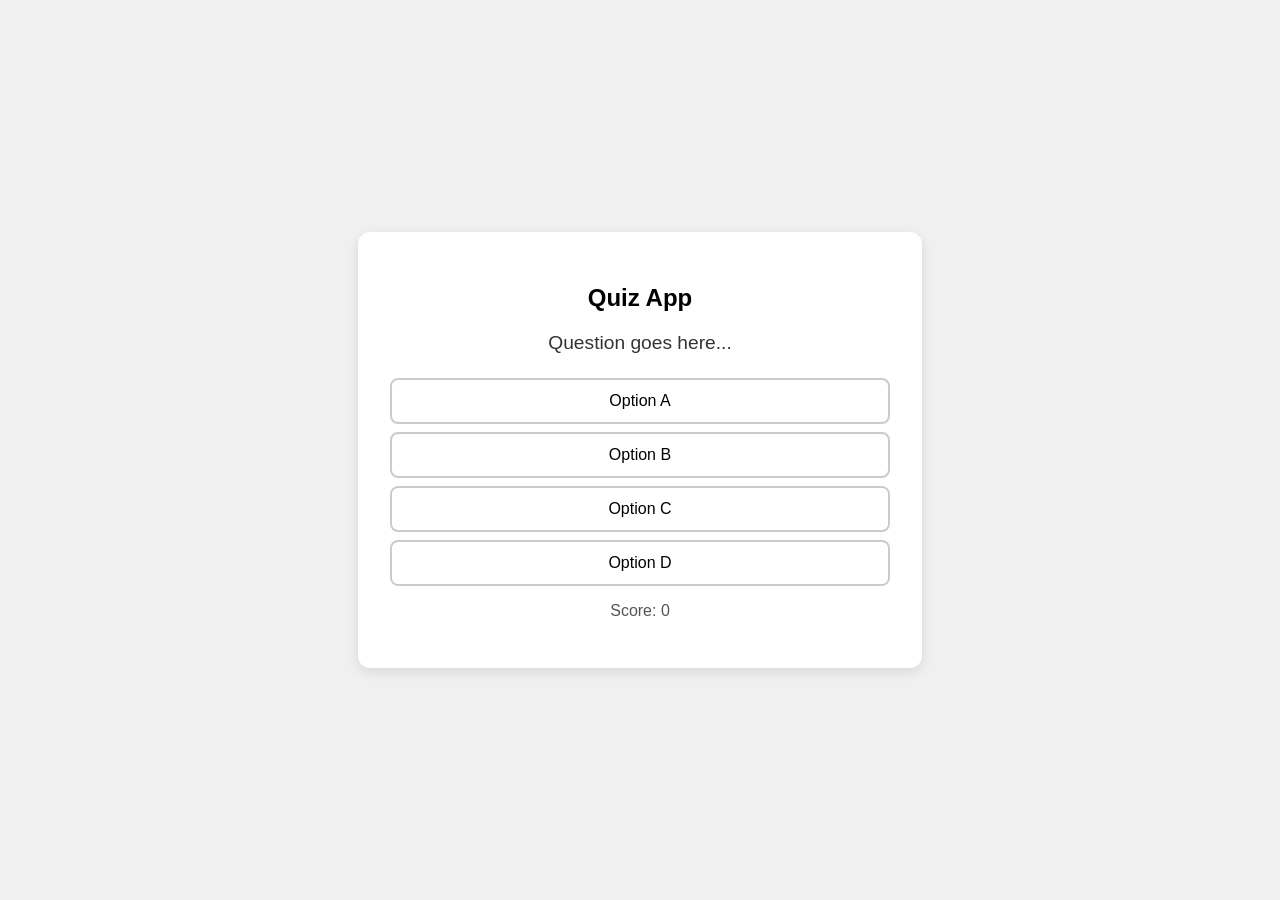
<file: starter_code/quiz_app.html>
<!DOCTYPE html>
<html lang="en">
<head>
  <meta charset="UTF-8">
  <meta name="viewport" content="width=device-width, initial-scale=1.0">
  <title>Quiz App</title>
  <style>
    body {
      font-family: Arial, sans-serif;
      display: flex;
      justify-content: center;
      align-items: center;
      min-height: 100vh;
      margin: 0;
      background-color: #f0f0f0;
    }

    #quiz-container {
      background: white;
      padding: 2rem;
      border-radius: 12px;
      max-width: 500px;
      width: 100%;
      box-shadow: 0 4px 12px rgba(0,0,0,0.1);
      text-align: center;
    }

    #question-text {
      font-size: 1.2rem;
      margin-bottom: 1.5rem;
      color: #333;
    }

    .option-btn {
      display: block;
      width: 100%;
      padding: 0.75rem;
      margin: 0.5rem 0;
      font-size: 1rem;
      border: 2px solid #ccc;
      border-radius: 8px;
      background: white;
      cursor: pointer;
      transition: background 0.2s;
    }

    .option-btn:hover {
      background: #f0f0f0;
    }

    #score-display {
      font-size: 1rem;
      color: #555;
      margin-top: 1rem;
    }

    #result-screen {
      display: none;
    }

    /* TODO: Add styles for correct/incorrect feedback */
    /* TODO: Add styles for result screen */
  </style>
</head>
<body>

  <div id="quiz-container">

    <!-- Question Screen -->
    <div id="question-screen">
      <h2>Quiz App</h2>
      <p id="question-text">Question goes here...</p>

      <!-- Option Buttons -->
      <button class="option-btn" onclick="checkAnswer(0)">Option A</button>
      <button class="option-btn" onclick="checkAnswer(1)">Option B</button>
      <button class="option-btn" onclick="checkAnswer(2)">Option C</button>
      <button class="option-btn" onclick="checkAnswer(3)">Option D</button>

      <p id="score-display">Score: 0</p>
    </div>

    <!-- Result Screen -->
    <div id="result-screen">
      <h2>Quiz Complete! 🎉</h2>
      <p id="final-score">Your score: 0</p>
      <button onclick="restartQuiz()">Play Again</button>
    </div>

  </div>

  <script>
    // TODO: Add your questions here as an array of objects
    var questions = [
      {
        question: "What does HTML stand for?",
        options: [
          "Hyper Text Markup Language",
          "High Tech Modern Language",
          "Hyper Transfer Markup Language",
          "Home Tool Markup Language"
        ],
        correct: 0
      }
      // TODO: Add more questions here
    ];

    var currentQuestion = 0;
    var score = 0;

    // TODO: Write displayQuestion() function
    function displayQuestion() {
      // Show current question and options
    }

    // TODO: Write checkAnswer() function
    function checkAnswer(selectedIndex) {
      // Check if selected answer is correct
      // Update score
      // Move to next question
    }

    // TODO: Write showResults() function
    function showResults() {
      // Hide question screen
      // Show result screen with final score
    }

    // TODO: Write restartQuiz() function
    function restartQuiz() {
      // Reset score and question index
      // Show question screen again
    }

    // Start quiz
    displayQuestion();
  </script>

</body>
</html>
</file>
<file: starter_code/survey_form/style.css>
body {
    font-family: sans-serif;
    background-color: darkblue; 
    margin: 0;
    padding: 40px;
    display: flex;
    flex-direction: column;
    justify-content: center;
    align-items: center;
    min-height: 100vh;
}

form {
    background-color: white;
    padding: 30px;
    border-radius: 10px; 
    width: 100%;
    max-width: 500px;
}

h1, h2 {
    color: darkblue;
    text-align: center;
}

p {
    color: gray;
    text-align: center;
}

label {
    display: block;
    margin-top: 15px;
    margin-bottom: 5px;
    font-weight: bold;
    color: black;

}
input[type="text"],
input[type="email"],
input[type="number"],
select,
textarea {
    width: 100%;
    padding: 10px;
    border: 2px solid lightgray;
    border-radius: 5px;
    box-sizing: border-box; 
}

input[type="submit"] {
    background-color: yellow;
    color: black
    font-size: 16px;
    font-weight: bold;
    padding: 12px;
    border: none;
    border-radius: 5px;
    cursor: pointer;
    width: 100%;
    margin-top: 20px;
}
</file>
